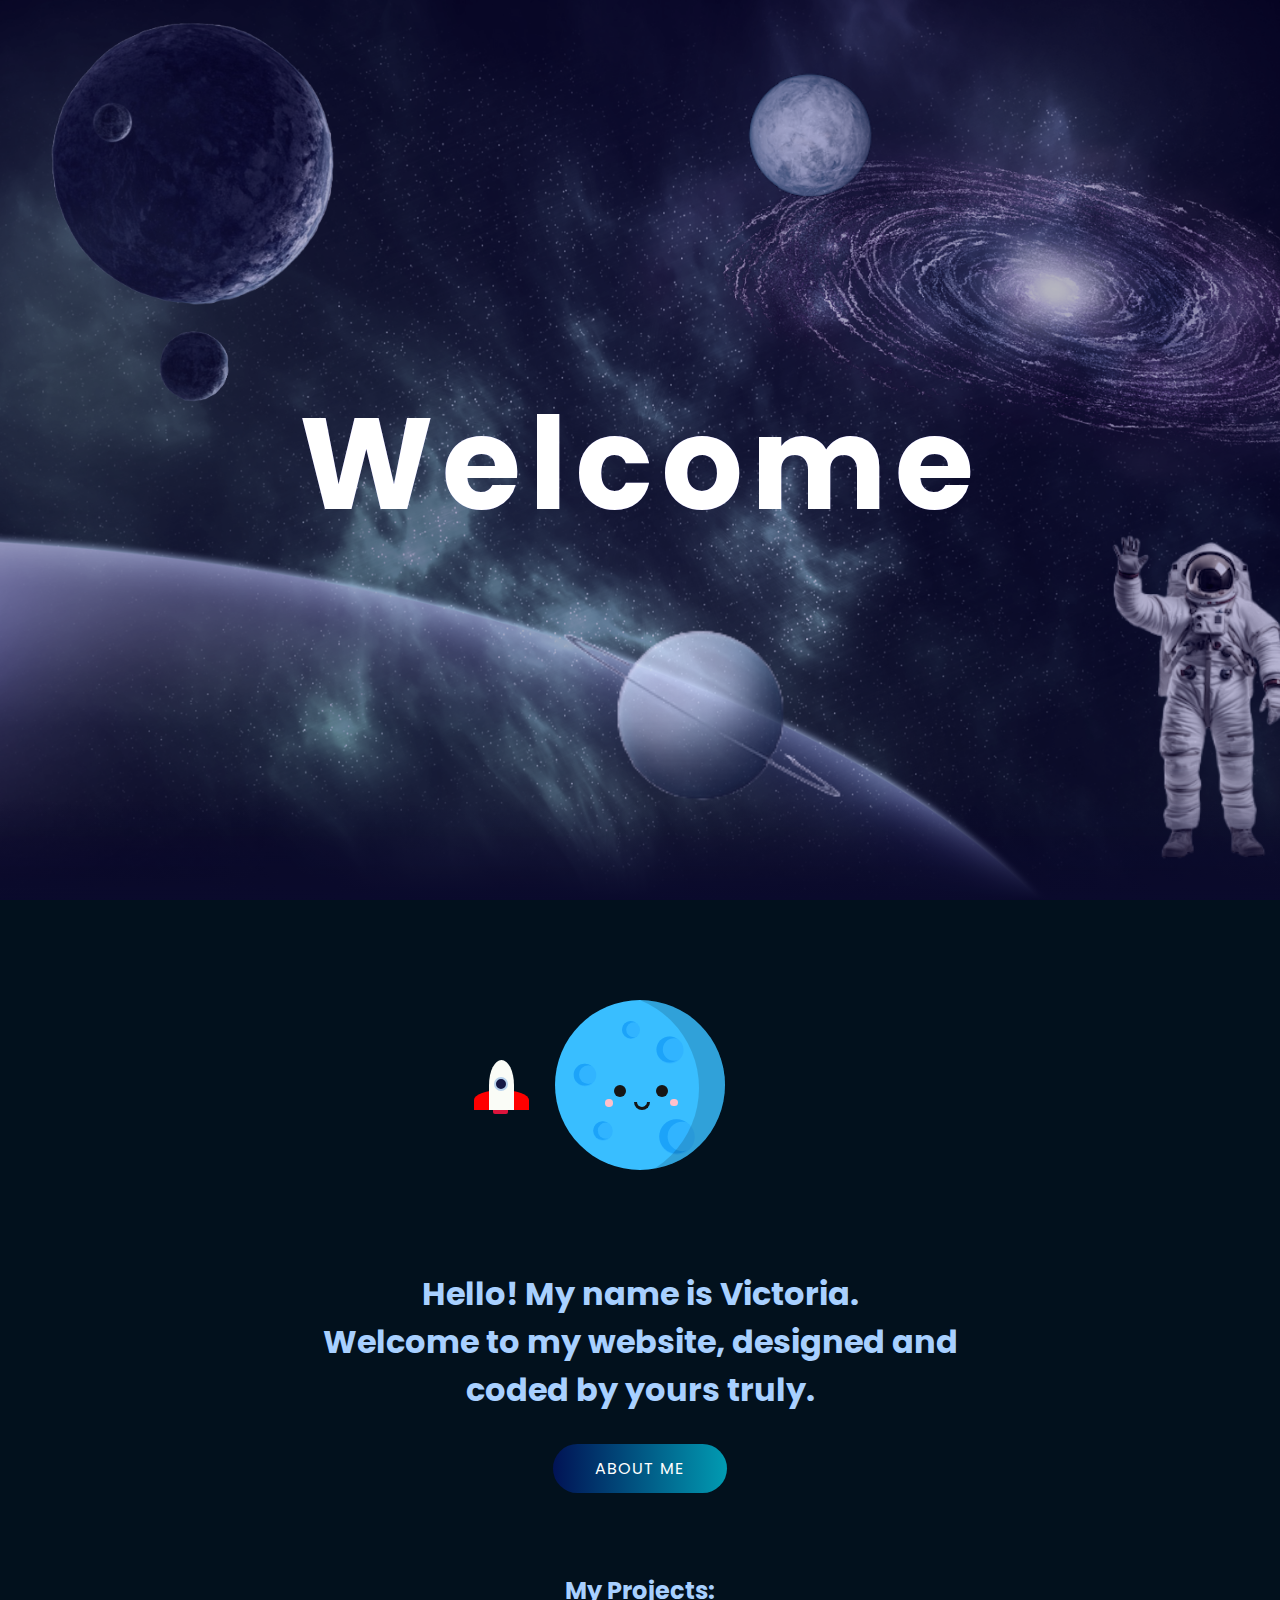
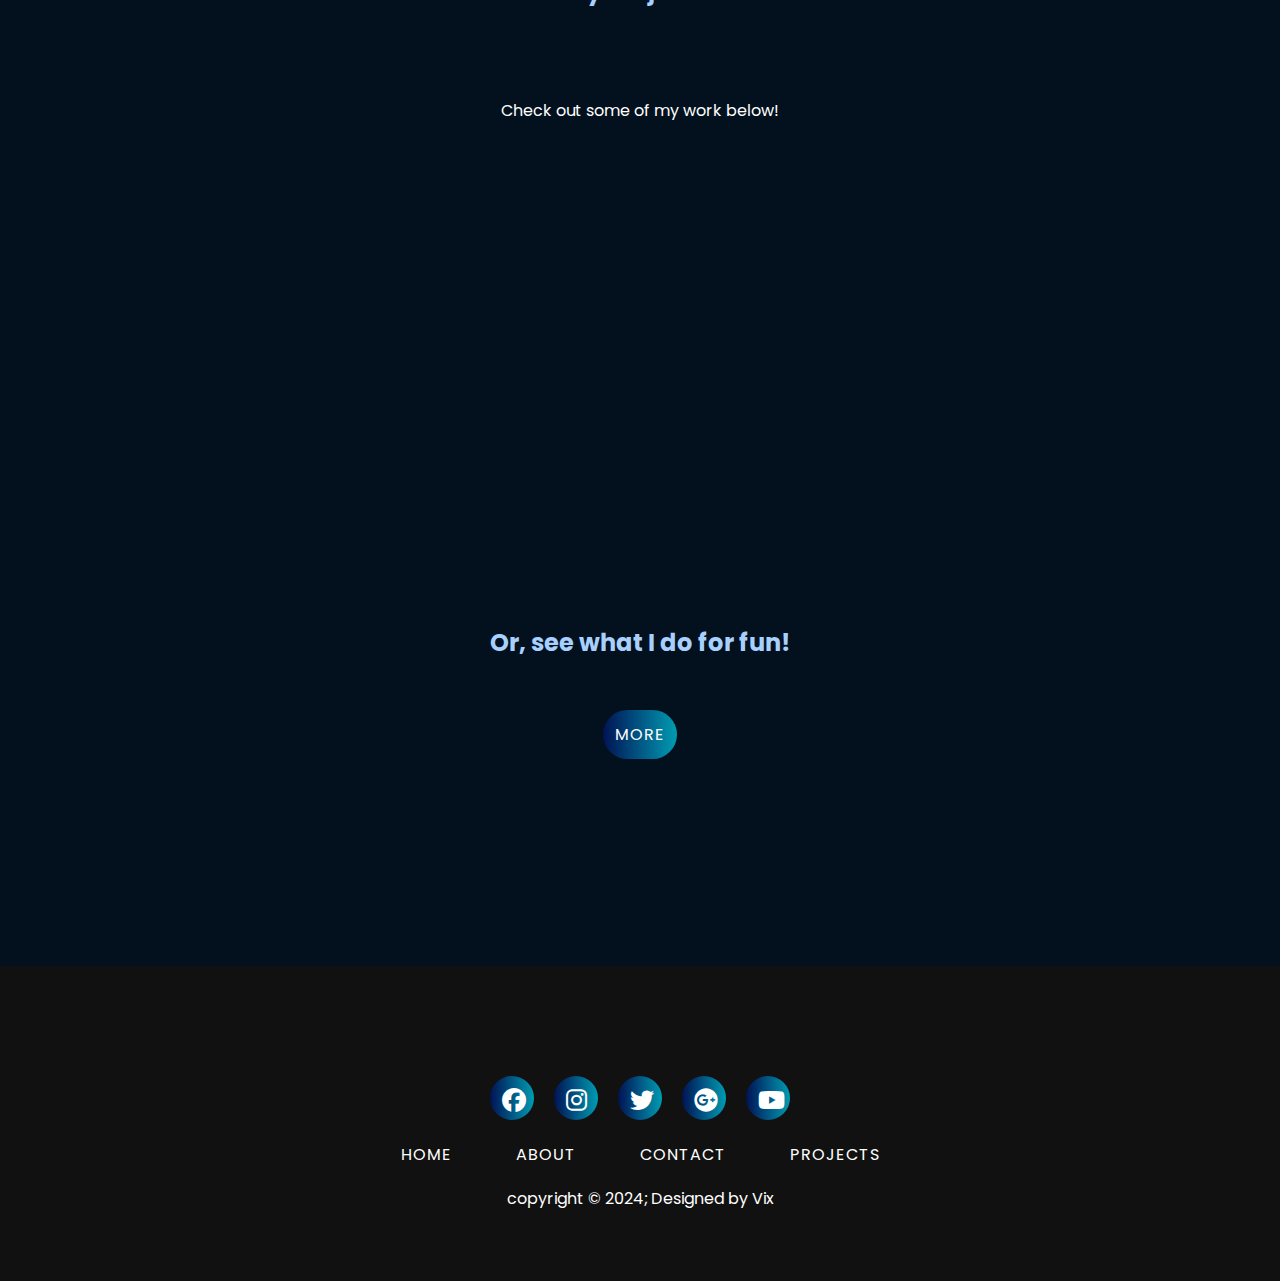
<file: index.html>
<!DOCTYPE html>
<html>
    <head>
        <title> Landing Page   </title>
            <link rel="stylesheet" type="text/css" href="style.css">
            <link rel="stylesheet" href="https://cdnjs.cloudflare.com/ajax/libs/font-awesome/6.5.2/css/all.min.css">
            <!-- <link rel="stylesheet" type="text/css" href="/moon/moon.css"> -->
            <script src="script.js" defer></script>
          </head>
      
      
      
    <body>
        <section class="section1"> 
            <img src="bg.jpg" id="bg">
            <img src="moon.png" id="moon">
            <img src="astronaut.png" alt="road">
            <img src="mountain.png" id="mountain">
            <img src="saturn.png" id="saturn">
            <h2 id="text"> Welcome </h2>
        </section>
        <script type="text/javascript">
            let bg= document.getElementById("bg");
            let mercury= document.getElementById("moon");
            let saturn= document.getElementById("saturn")
            let road= document.getElementById("astronaut");
            let mountain= document.getElementById("mountain");
            let text= document.getElementById("text");
           

            window.addEventListener('scroll', function(){
                var value = window.scrollY;
                bg.style.top = value * 0.5 + 'px';
                mountain.style.left = value * 0.3 + 'px';
                saturn.style.left= value * 0.4 + 'px';
                moon.style.left = -value * 0.3 + 'px';
                astronaut.style.top = -value * 0.3+ 'px';
                text.style.top = -value * 0.15+ 'px';

            })
        
        </script>
    
    
    <div class="cute-container">
        <div class = "cute-moon">

            <div class="crater crater-1"> </div>
            <div class="crater crater-2"> </div>
            <div class="crater crater-3"> </div>
            <div class="crater crater-4"> </div>
            <div class="crater crater-5"> </div>
            <div class="shadow"> </div>
            <div class= "eye eye-left"></div>
            <div class="eye eye-right"></div>
            <div class="moon-mouth"></div>
            <div class="blush blush-1"></div>
            <div class="blush blush-2"></div>
        </div>
   
    <div class="orbit">
        <div class="rocket">  
            <div class="window"></div>
        </div>
    </div>
</div>

    
            <div class="intro">
                <h1 class="hello"> Hello! My name is Victoria. <br> Welcome to my website, designed and coded by yours truly. </h1>
                
             
                <body>
                    
                    <a href="about.html" class="ripple-button">About Me
                    <span style ="left: 79px; top: 40px;"></span>
                    <span style ="left: 128px; top: 37px"></span>
                    <span style ="left: 122px; top: 36px;" ></span> 

                    </a>

           
                <script type ="text/javascript" >


                document.addEventListener('DOMContentLoaded', () => {
    const buttons = document.querySelectorAll('.ripple-button');

    buttons.forEach(button => {
        button.addEventListener('click', function (e) {
            // Remove existing ripples to prevent multiple from stacking
            e.preventDefault();
            const existingRipples = this.querySelectorAll('span');
            existingRipples.forEach(ripple => ripple.remove());

            const rect = this.getBoundingClientRect();
            const x = e.clientX - rect.left;
            const y = e.clientY - rect.top;

            const ripple = document.createElement('span');
            ripple.style.left = `${x}px`;
            ripple.style.top = `${y}px`;
            this.appendChild(ripple);

            ripple.addEventListener('animationend', () => {
                ripple.remove();
                window.location.href = this.href;
            });
        });
    });
});

             </script>
            </div>
           </body>
         
    
            <div class="heading">
                
                 <h2 > My Projects: </h2>
                  <div class="paragraph">
                    <p> Check out some of my work below! </p>
                </div>
            </div>
       </section>

    
        <div class="cards">
        <div class="card">
            <img src="cover1.png" alt="project 1 image" >
                <div class="content">
                    <h3>Project 1</h3>
                    <p>College Safety App</p>
                  
                
                    <div> <a href="Project-1.html" class="learn-more"> Learn More</a>
                    </div>
                
            </div>
        </div> 
        <div class="card">
            <img src="cover2.png" alt="project 2 image" >
    
                <div class="content">
                    <h3>Project 2</h3>
                    <p>Prudential Internship 2024 </p>
             
             
                  
                
                    <div> <a href="Project-2.html" class="learn-more"> Learn 
       More</a>
                    </div>
                
            </div>
        </div> 
        <div class="card">
            <img src="cover3.png" alt="project 1 image" >
                <div class="content">
                    <h3>Project 3</h3>
                    <p>Health Tracker App- Internship 2023</p>
                 
                 
                  
                
                    <div> <a href="Project-3.html" class="learn-more"> Learn 
       More</a>
                    </div>
                
            </div>
        </div> 
          </div>

        
       
              <!-- <div class="cute-container"> -->
                  <!-- <div class = "cute-moon"> -->
<!--            -->
                      <!-- <div class="crater crater-1"> </div> -->
                      <!-- <div class="crater crater-2"> </div> -->
                      <!-- <div class="crater crater-3"> </div> -->
                      <!-- <div class="crater crater-4"> </div> -->
                      <!-- <div class="crater crater-5"> </div> -->
                      <!-- <div class="shadow"> </div> -->
                      <!-- <div class= "eye eye-left"></div> -->
                      <!-- <div class="eye eye-right"></div> -->
                      <!-- <div class="moon-mouth"></div> -->
                      <!-- <div class="blush blush-1"></div> -->
                      <!-- <div class="blush blush-2"></div> -->
                  <!-- </div> -->
<!--               -->
              <!-- <div class="orbit"> -->
                  <!-- <div class="rocket">   -->
                      <!-- <div class="window"></div> -->
                  <!-- </div> -->
              <!-- </div> -->
          <!-- </div> -->
<!--           -->
        <div class="fun">
          <h2>Or, see what I do for fun!</h2>
        
        </div>
        
        <div class="fun-button">
        <a href="fun.html"> More </a>
        </div>
        


          <footer>
            <div class="footer-content">
             <div class="social-icons">
                 <a href=""><i class="fa-brands fa-facebook"> </i></a>
                 <a href=""><i class="fa-brands fa-instagram"> </i></a>
                 <a href=""><i class="fa-brands fa-twitter"> </i></a>
                 <a href=""><i class="fa-brands fa-google-plus"> </i></a>
                 <a href=""><i class="fa-brands fa-youtube"> </i></a>
            </div>
            <div class="footer-navigation">
           <ul>
             <li><a href="index.html">Home</a></li>
             <li><a href="about.html">About</a></li>
             <li><a href="contact.html">Contact</a></li>
             <li><a href="Project-1.html">Projects</a></li>
            </ul>
             </div>
           <div class="footer-bottom">
            copyright &copy; 2024; Designed by <span class="designer" > Vix</span> 
           </div>
        </div>
        </footer>
    
   
        
    </body>


</html>
</file>
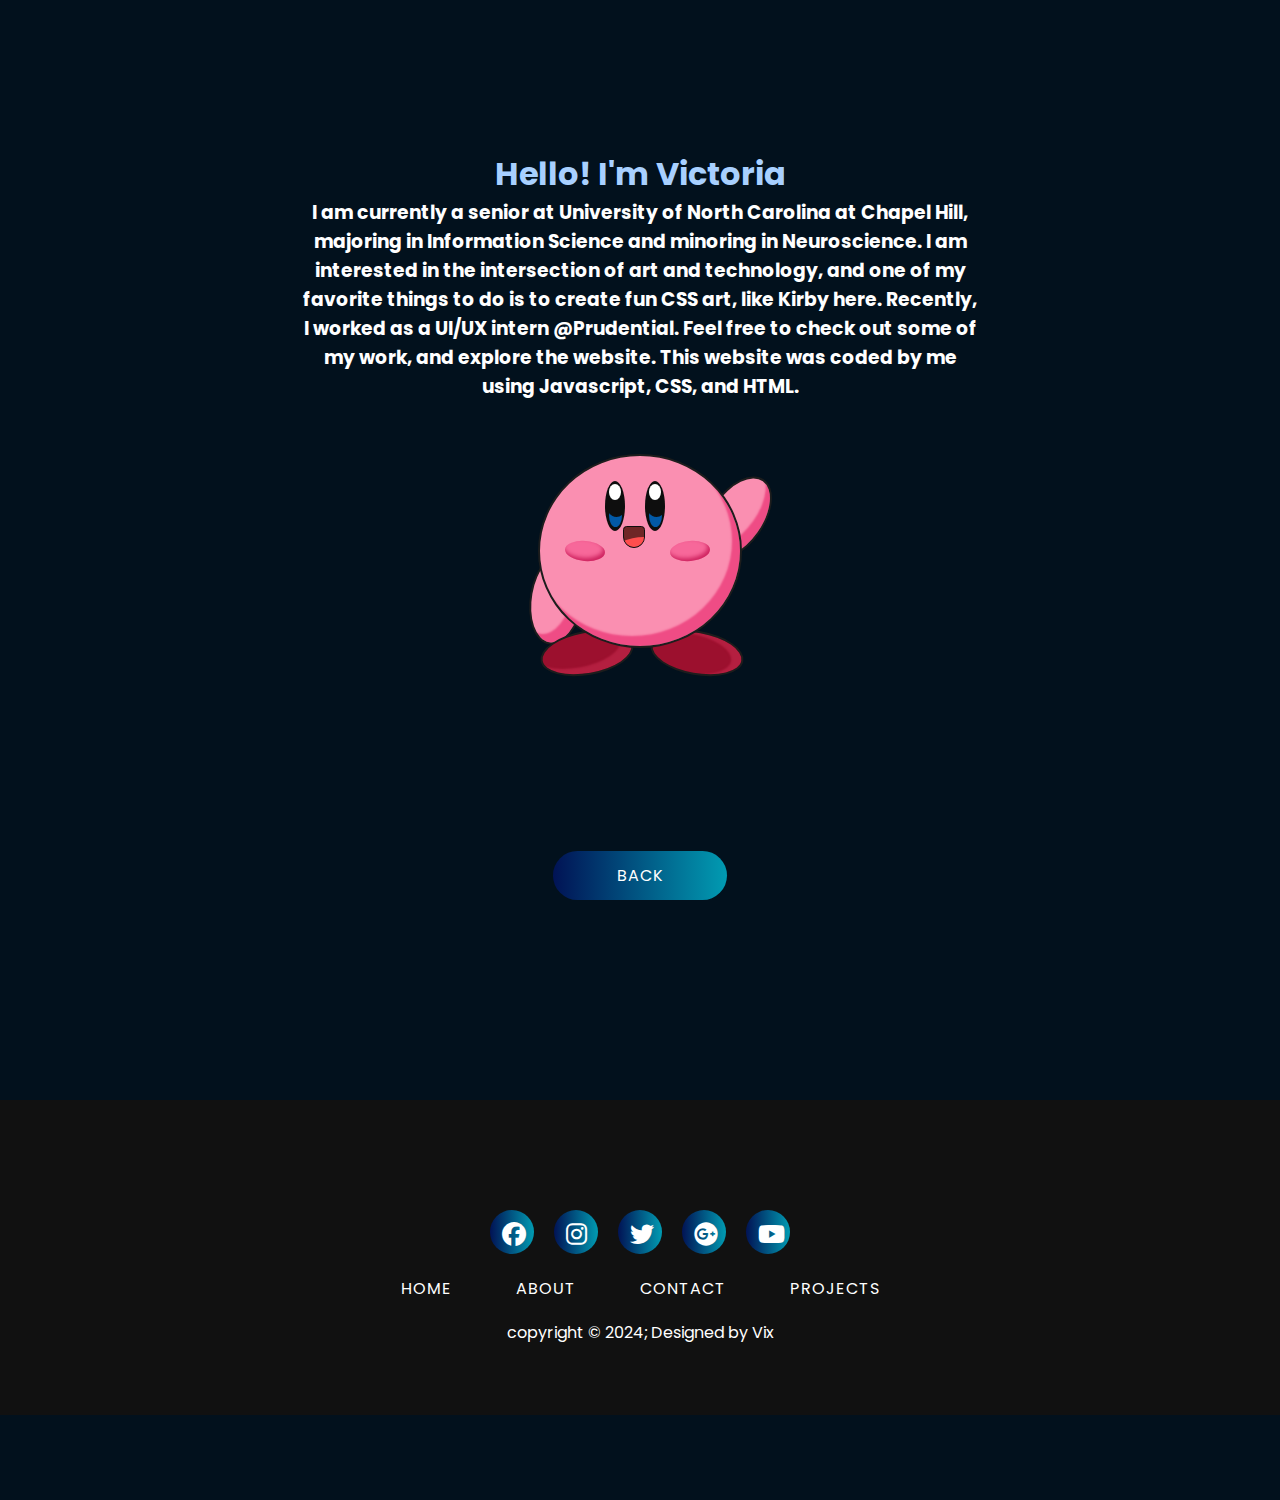
<file: about.html>
<!DOCTYPE html>
<html>
    <head>
        <title>
            About
        </title>

        <link rel="stylesheet" href="style.css">
        <link rel="stylesheet" href="https://cdnjs.cloudflare.com/ajax/libs/font-awesome/6.5.2/css/all.min.css">
        <script src="script.js" defer></script>


    </head>

    <body>

        <div class="about-container">

        <div class="about">
            <h1>
                Hello! I'm Victoria
            </h1>

            <h3 style = "text-align:center" >
                I am currently a senior at University of North Carolina at Chapel Hill, majoring in Information Science and minoring in Neuroscience. I am interested in the intersection of art and technology, and one of my favorite things to do is to create fun CSS art, like Kirby here. Recently, I worked as a UI/UX intern @Prudential. Feel free to check out some of my work, and explore the website. This website was coded by me using Javascript, CSS, and HTML. 
            </h3>
        </div>
    


 

        <!-- Kirby  -->
        <div class="box flex-1">
       <div class="kirby">
         <div class="hands">
            <div class="hand-1"></div>
            <div class="hand-2"></div>
        </div>
        <div class="feet" >
            <div class="foot-1"></div>
            <div class="foot-2"></div>
        </div>
        <div class="head">
            <div class="face">
                <div class="cheeks">
                    <div class="cheek-1"> </div>
                    <div class="cheek-2"></div>
                </div>
                <div class="mouth">
                    <div class="tongue"></div>
                </div>
                <div class="eyes">
                    <div class="eye-1">
                        <div class="pupil"> </div>
                        <div class="pupil-blue"></div>
                    </div>
                    <div class="eye-2">
                        <div class="pupil"></div>
                        <div class="pupil-blue"></div>            
                    </div>
                 </div>

                </div>
            </div>
        </div>
    </div>
   
                    
     <a href="index.html" class="ripple-button">Back </a>


     <footer>
        <div class="footer-content">
         <div class="social-icons">
             <a href=""><i class="fa-brands fa-facebook"> </i></a>
             <a href=""><i class="fa-brands fa-instagram"> </i></a>
             <a href=""><i class="fa-brands fa-twitter"> </i></a>
             <a href=""><i class="fa-brands fa-google-plus"> </i></a>
             <a href=""><i class="fa-brands fa-youtube"> </i></a>
        </div>
        <div class="footer-navigation">
       <ul>
         <li><a href="index.html">Home</a></li>
         <li><a href="about.html">About</a></li>
         <li><a href="contact.html">Contact</a></li>
         <li><a href="Project-1.html">Projects</a></li>
        </ul>
         </div>
       <div class="footer-bottom">
        copyright &copy; 2024; Designed by <span class="designer" > Vix</span> 
       </div>
    </div>
    </footer>
</div>
</body>

</html>
</file>
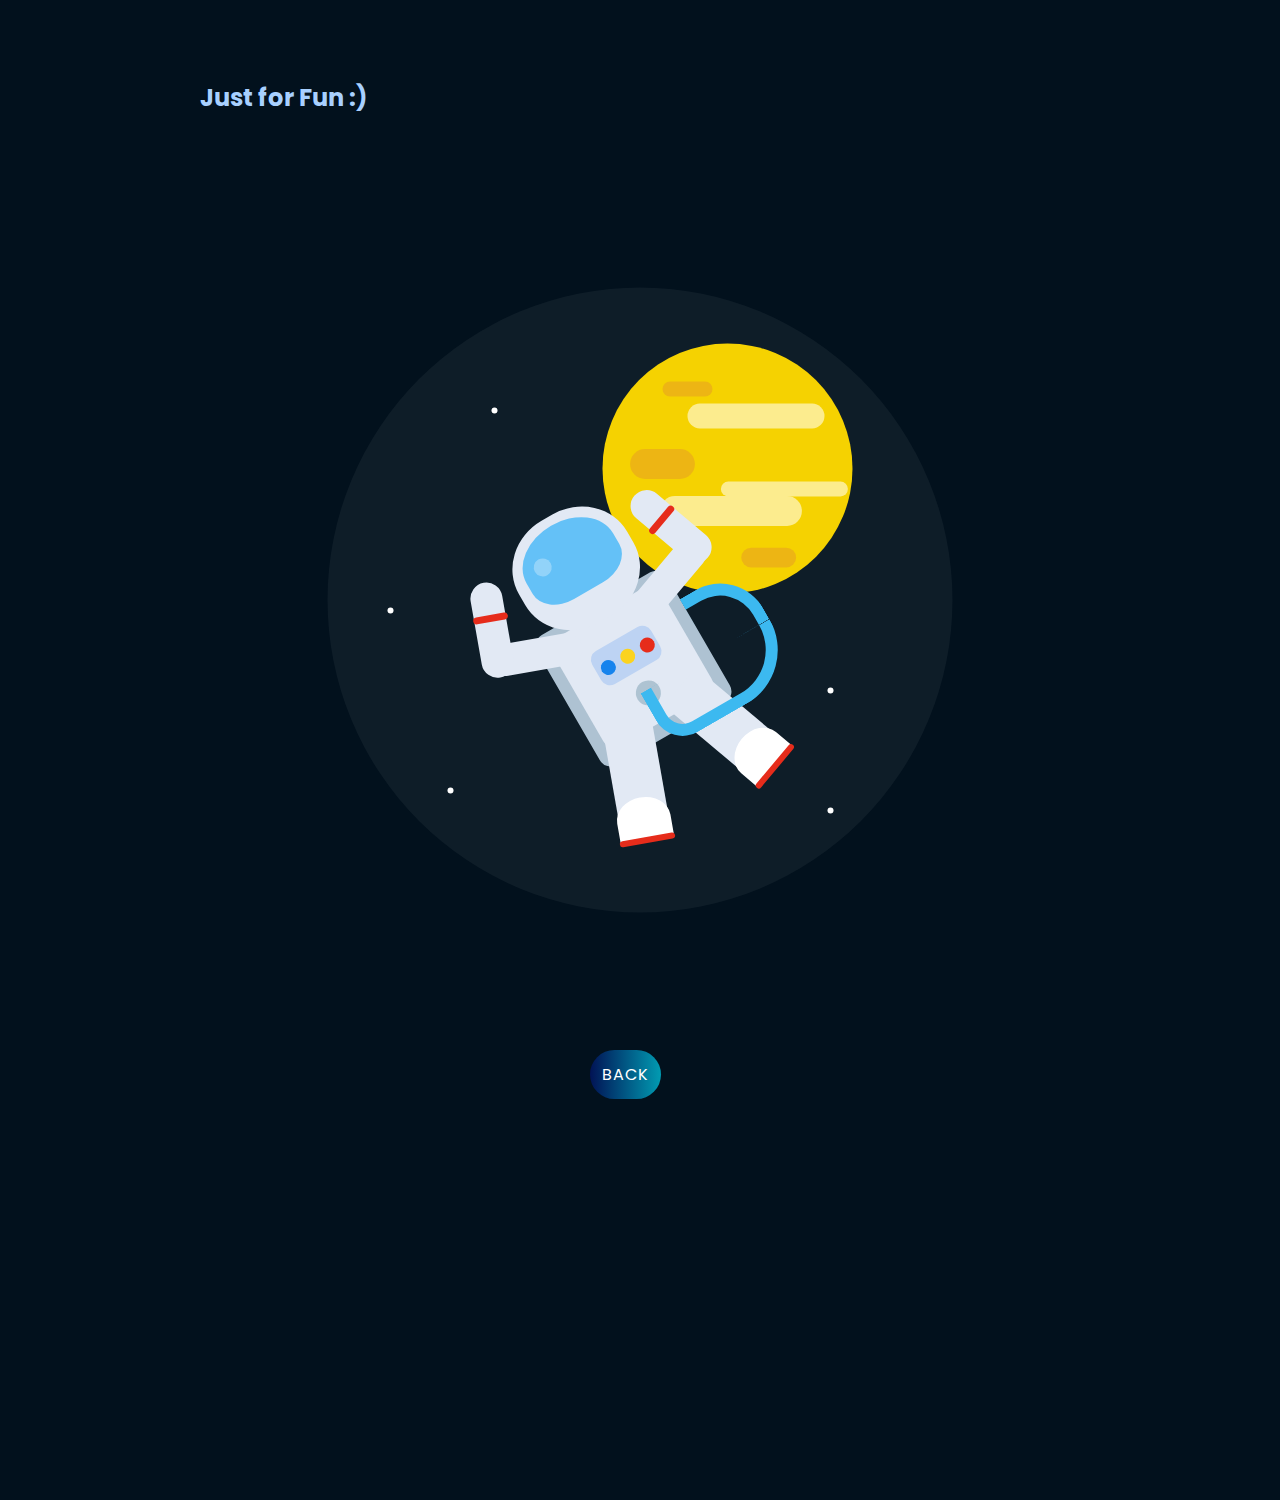
<file: fun.html>
<!DOCTYPE html>
<html lang="en">
<head>
    <meta charset="UTF-8">
    <meta http-equiv="X-UA-Compatible" content="IE=edge">
    <meta name="viewport" content="width=device-width, initial-scale=1.0">
    <title>For fun</title>
    <link rel="stylesheet" href="style.css">
</head>
<body>
    <div class="fun-title">
    <h2>Just for Fun :)</h2>
</div>
    <div class="astro-container">
        <div class="astro-stars"></div>
        <div class="planet">
            <div class="astro-shadow"></div>
            <div class="astro">
                <div class="tank center"></div>
                <div class="suit center">
                    <div class="helmet center"></div>
                    <div class="buttons center"></div>
                    <div class="astro-hand-l"></div>
                    <div class="astro-hand-r"></div>
                    <div class="astro-leg-l"></div>
                    <div class="astro-leg-r"></div>
                    <div class="pipe"></div>
                </div>
                
            </div>
        </div>
    </div>


    <div class="back">
        <a href="index.html"> back</a>
    </div>
</body>
</html>
</file>
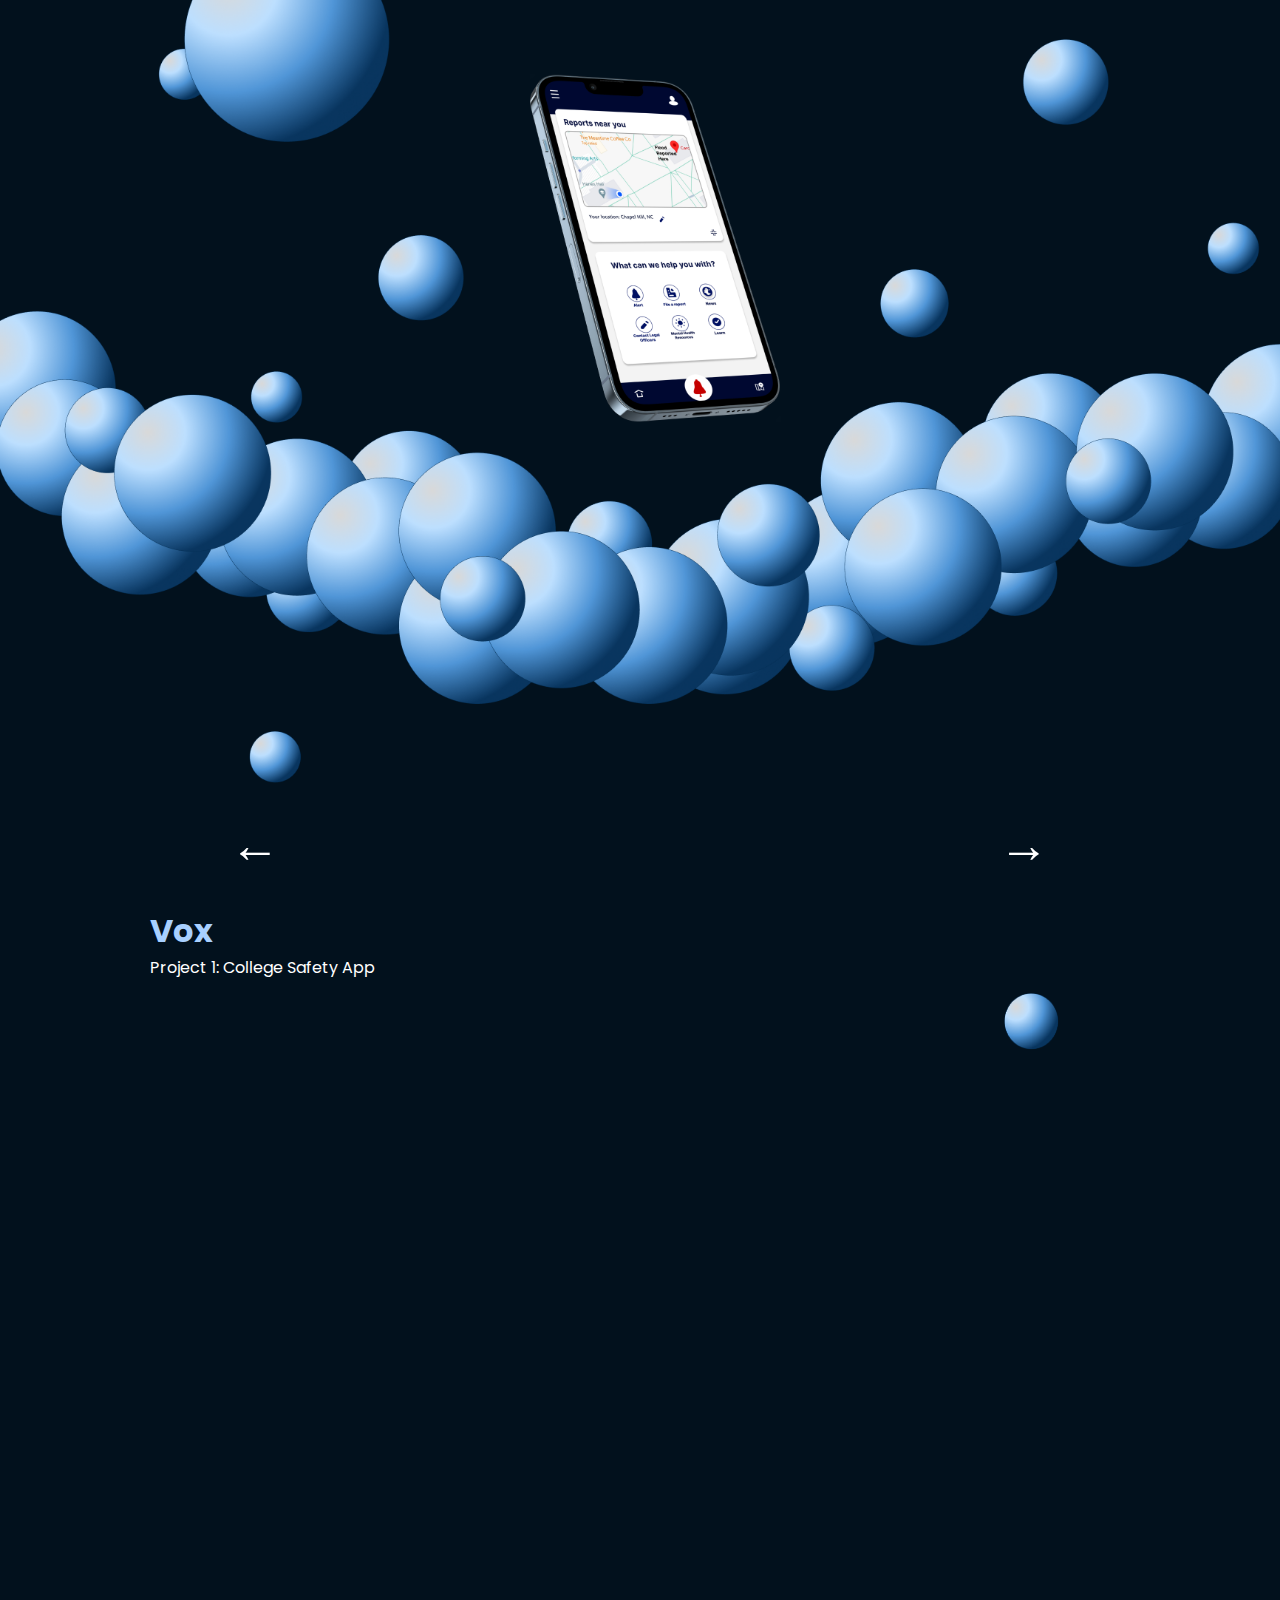
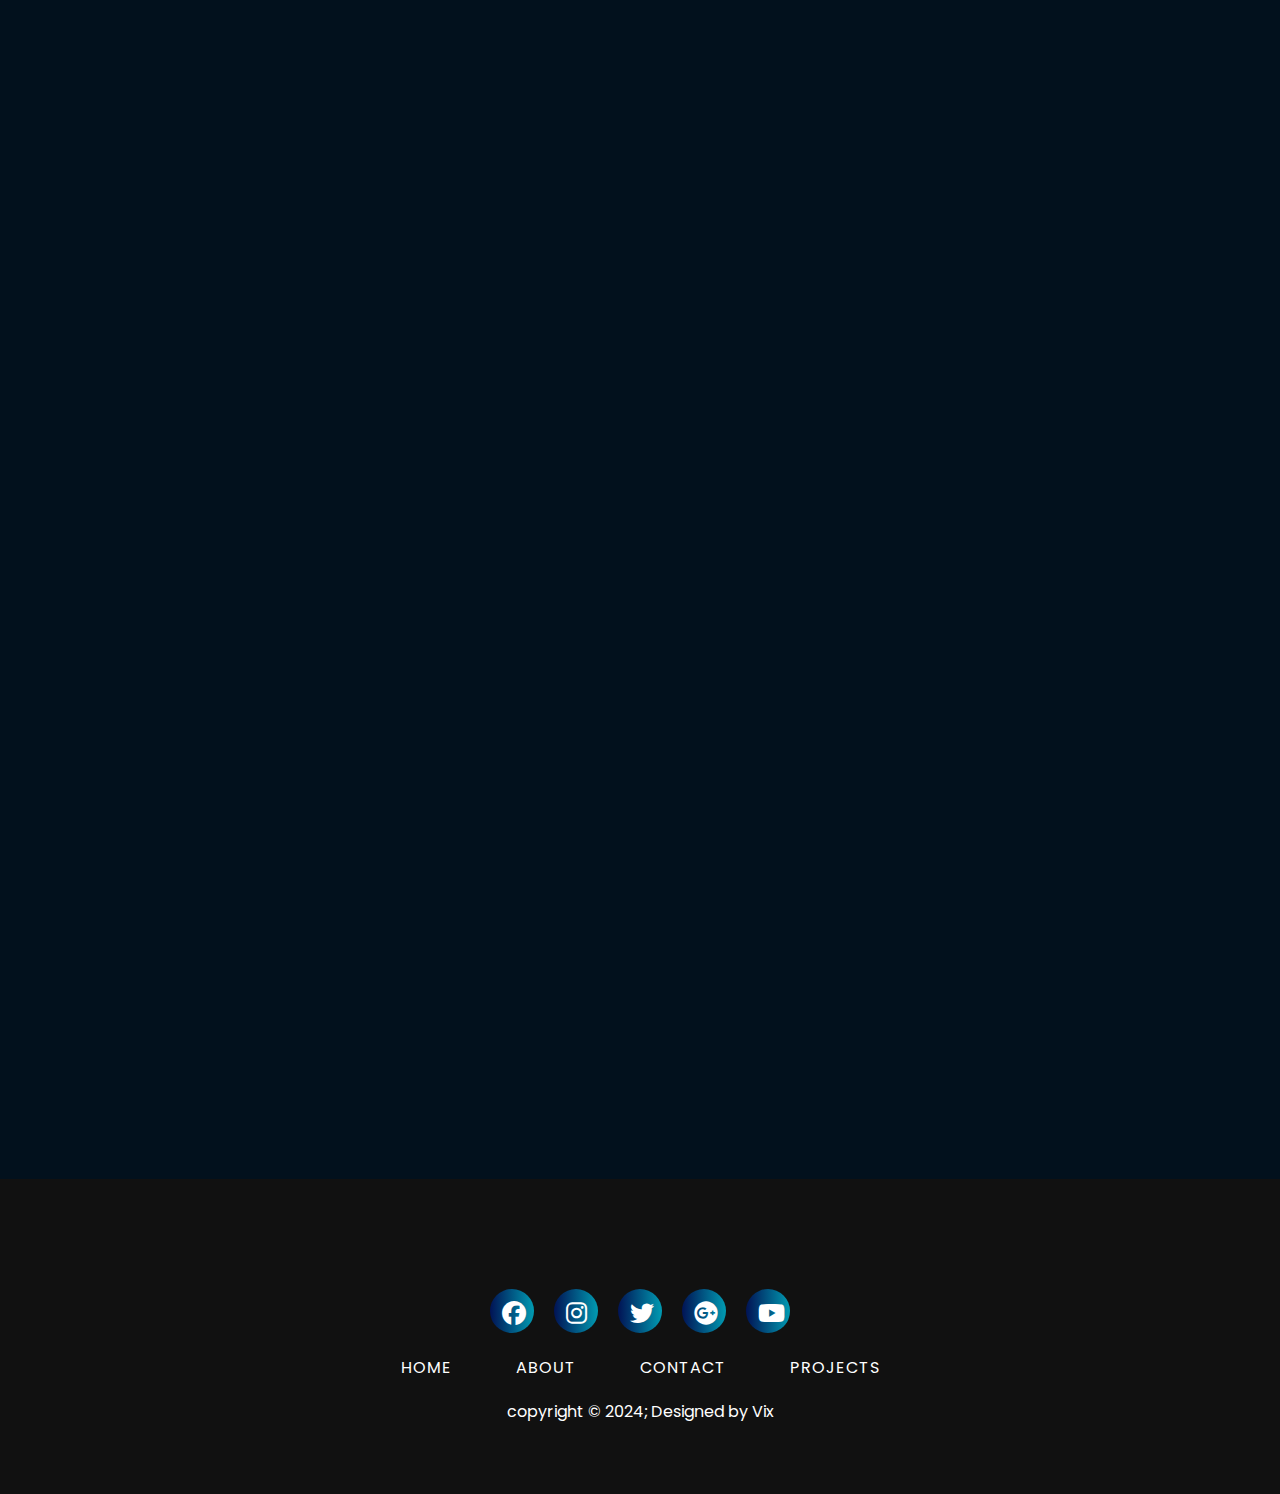
<file: Project-1.html>
<!DOCTYPE html>
<html>

<head>
    <title> Project-1 </title>
    <link rel="stylesheet" href="style.css">
    <link rel="stylesheet" href="https://cdnjs.cloudflare.com/ajax/libs/font-awesome/6.5.2/css/all.min.css">
    <script src="script.js" defer></script>
</head>

<body>
    <div class="proj1-image">
        <img src="proj1.png" alt="" class="proj1-img">

    </div>
  
    <div class="back-next">
    <a href="index.html" class="back-arrow" style='font-size:50px;' > 
        &#8592 </a>
    <a href="Project-2.html" class="next-arrow" style='font-size:50px;'> 
        &#8594 </a>

    </div>
    <header> 
        <h1>
            Vox
        </h1>
        <p>
            Project 1: College Safety App 
        </p>

        <img src="ball.png" alt="" class="ball">
    </header>


    <section class="proj1">

            
        <h2 class="overview"> Overview </h2>
            <p>
                Project Type: End-to-end app  <br>
                Role: Solo UI/UX Designer <br>
                Industry: Safety<br>
                Tools: Figma, Figjam, Zoom, Miro<br>
                Duration: 5 weeks<br>

            </p>

            <h2 class="introduction"> Introduction</h2>
                
                <p> The main idea of the app is to foster a safer and more informed campus community. I decided to create this application after realizing that many college campuses struggle to ensure the safety of their students. The current systems for communicating and responding to safety issues are  unorganized, resulting in delays in emergency responses, a lack of awareness, and a feeling of insecurity among students. When there was a report of an armed individual on my campus, the school sent out an alert to all students. However, this alert had some flaws: not all students received it, and it didn't provide clear information about where the incident was happening. Also, a lot of professors and staff were unaware of what course of action to take, and what resources the school offered for a situation like this. This sparked the question in me: how can we make an alert software that is timely, accurate, and effectively addresses the safety concerns faced by students to help them feel more secure? More specifically, the issue at hand was that we need a comprehensive safety infrastructure that not only encompasses an effective alert software but also informs students about resources that the school has. 
                
                </p>
          
            
            <h2 class="problem-statement">  Problem Statement </h2>

             <p>
               The issuewas that we didn't have a comprehensive safety infrastructure that not only encompasses an effective alert software but also informs students about resources that the school has. Upon interviewing a sample of 100 UNC and Duke students, I observed that almost no college students have installed a safety app that allows them to alert or be alerted of dangerous events on campus. Even after the events that transpired on UNC campus, many students felt unsure of how they would report, prepare, and inact change should their lives ever be in danger. 
            </p>

           

             <img src="participants.png" alt="" class="participants">
          
           

    <h2 class="competition"> Competition Analysis </h2>

        <p>
        There currently do not exist many college specific apps for safety that unless they operate specifically with one particular university. Many public and private universities have what some refer to as blue boxes, which are tower like structures built sporadically around campus with a lit - up button that students can press if they feel unsafe. The button triggers a campus van to come and pick up the student at the location that they triggered the alert. While I think this policy is efficient for students who feel unsafe while walking home at night, it does not pose much use for students who don't know they exist (which is a lot apparently), are indoors, or cannot wait 20 minutes for a campus van.  
        
         </p>


    <h2>Research</h2>

    <p>Before touching the visual elements of design, I started off with white paper research. I found a study conducted in 2011 following a series of college crimes. In this study, over 600 staff and students were interviewed and shared their thoughts on campus safety. The analysis from the study indicated around 2/3 of participants rated the overall safety of the campus to be satisfactory, yet over two thirds of participants said they had no knowledge of security mirrors, inside and outside security cameras, and locks on classroom doors. So naturaly I began to wonder- are there any safety measures on my campus that I don't know about, and if so, how can I educate my peers about it? </p> 

        <br>
<p>
    I researched all of UNC's safety measures, and then I surveyed 24 UNC undergraduate students from various majors as well as around 11 staff. I broke the study down into three sections: the first section focused on beliefs about safety on campus. This section contained 6 items, requiring a response on a 1 to 5 point Likert scale where 1= strongly disagree to 5= strongly agree. An example of an item was "I feel safe in the classroom or laboratory." The second and third sections focused on attitudes about safety on campus and victimization on campus, respectively. Below is a visualization of the demographics of the those who participated in this study.  
</p>
    <img src="data.png" alt="" class="data">



    <br>
        <p>
     My results were as follows: Over two thirds of students disagreed or strongly disagreed with the statement “i feel safe in the classroom”, and almost 80% of students expressed dissatisfaction with the campus notification system for alerts.  Over half of all participants reported not knowing or being unaware of locks on the classroom doors and the existence of phone trees, blue light boxes, and only one person knew of and installed UNC's Carolina ready safety app. The one participant who had the app installed stated that they "have it, but have never used it." My university already has several safety resources in place, but it doesn't do much good if not many people use them or even know they exist.

        
        </p>

        <p>( Independent t-tests were computed to compare mean responses on each of these questions for students and faculty/staff. The results indicated that there were significant differences between the means for some items. For example {t (542) = 2.91,p &lt 0.O5), faculty/staff felt the new campus notification system was significantly more satisfactory (M = 2.91) than students (M = 2.79) )
        </p>


    <h2>Research 2.0</h2>

    <p> Now it was time to decide what features I wanted to include in the app, features that students would actually use. I asked my trusty participants what features they thought were absolutley neccessaary, and which ones they would just like to see. A majority of participants wished to have an alert system, as well as a map of nearby incidents. I also wanted to include mental health resoruces as part of the app, since many UNC students were left with lingering feelings of anxiety.
    </p>

    <h2>Lo Fi Designs</h2>

    <p> When first approaching the design aspect, I experimented with different directions for the app interface. I considered color psychology as people tend to have strong associations with different colors and so I wanted each action service of the app to be differentiated in this way, with the most dire emergencies being associated with red, the color of alertness. Additionally, for the actual app interface. I looked at my competitors to see how they formatted their UI, how they structured their interface for the home screen, and considering all this, I made my first designs. 
    </p>

    <div class="lofi-img">
        <img src="lofi-img.png" alt="" class="lofi-img.png">
    </div>



    <h2> First Iteration</h2>

    <p></p>

    <img src="first-iteration.png" alt="" class="first-iteration" >

    <h2> Final Designs</h2>


    <p>After testing my second iterations, I made the following changes: Added  </p>

    <img src="final-designs.png" alt="" class="final-designs">
    <img src="final-designs2.png" alt="" class="final-designs">
    <img src="final-designs3.png" alt="" class="final-designs">
    <img src="final-designs4.png" alt="" class="final-designs">
    <img src="final-designs5.png" alt="" class="final-designs">
    <img src="final-designs6.png" alt="" class="final-designs">
    <img src="final-designs7.png" alt="" class="final-designs">



    <h2 class="final-takeaways">Final Takeaways</h2>

    <p>With the proposition of this app I  hoped to provide a sense of security and ease within American  collegiate communities. When a student's safety is one the line, it is of utmost importance that they be alerted as fast as possible, ad have an opportunity to quickly and quickly alert others. I also believe that the apps function to contact state representatives provides students with an easy way to send incident report statistics and ensure that a tragic event doesn't happen again, or at all.  For many, this sense of security and safety isn't inherit, its a privilege, adn a luxury.  Even though I worked very hard on this app, I truly hope one day its purpose wil be moot. </p>

   


    </section>

    <footer>

        <div class="footer-content">

         <div class="social-icons">
             <a href=""><i class="fa-brands fa-facebook"> </i></a>
             <a href=""><i class="fa-brands fa-instagram"> </i></a>
             <a href=""><i class="fa-brands fa-twitter"> </i></a>
             <a href=""><i class="fa-brands fa-google-plus"> </i></a>
             <a href=""><i class="fa-brands fa-youtube"> </i></a>

        </div>

        <div class="footer-navigation">

       <ul>
         <li><a href="index.html">Home</a></li>
         <li><a href="about.html">About</a></li>
         <li><a href="contact.html">Contact</a></li>
         <li><a href="Project-2.html">Projects</a></li>
        </ul>
         </div>

       <div class="footer-bottom">
        copyright &copy; 2024; Designed by <span class="designer" > Vix</span> 
       </div>

    </div>
    </footer>


</body>
</html>
</file>
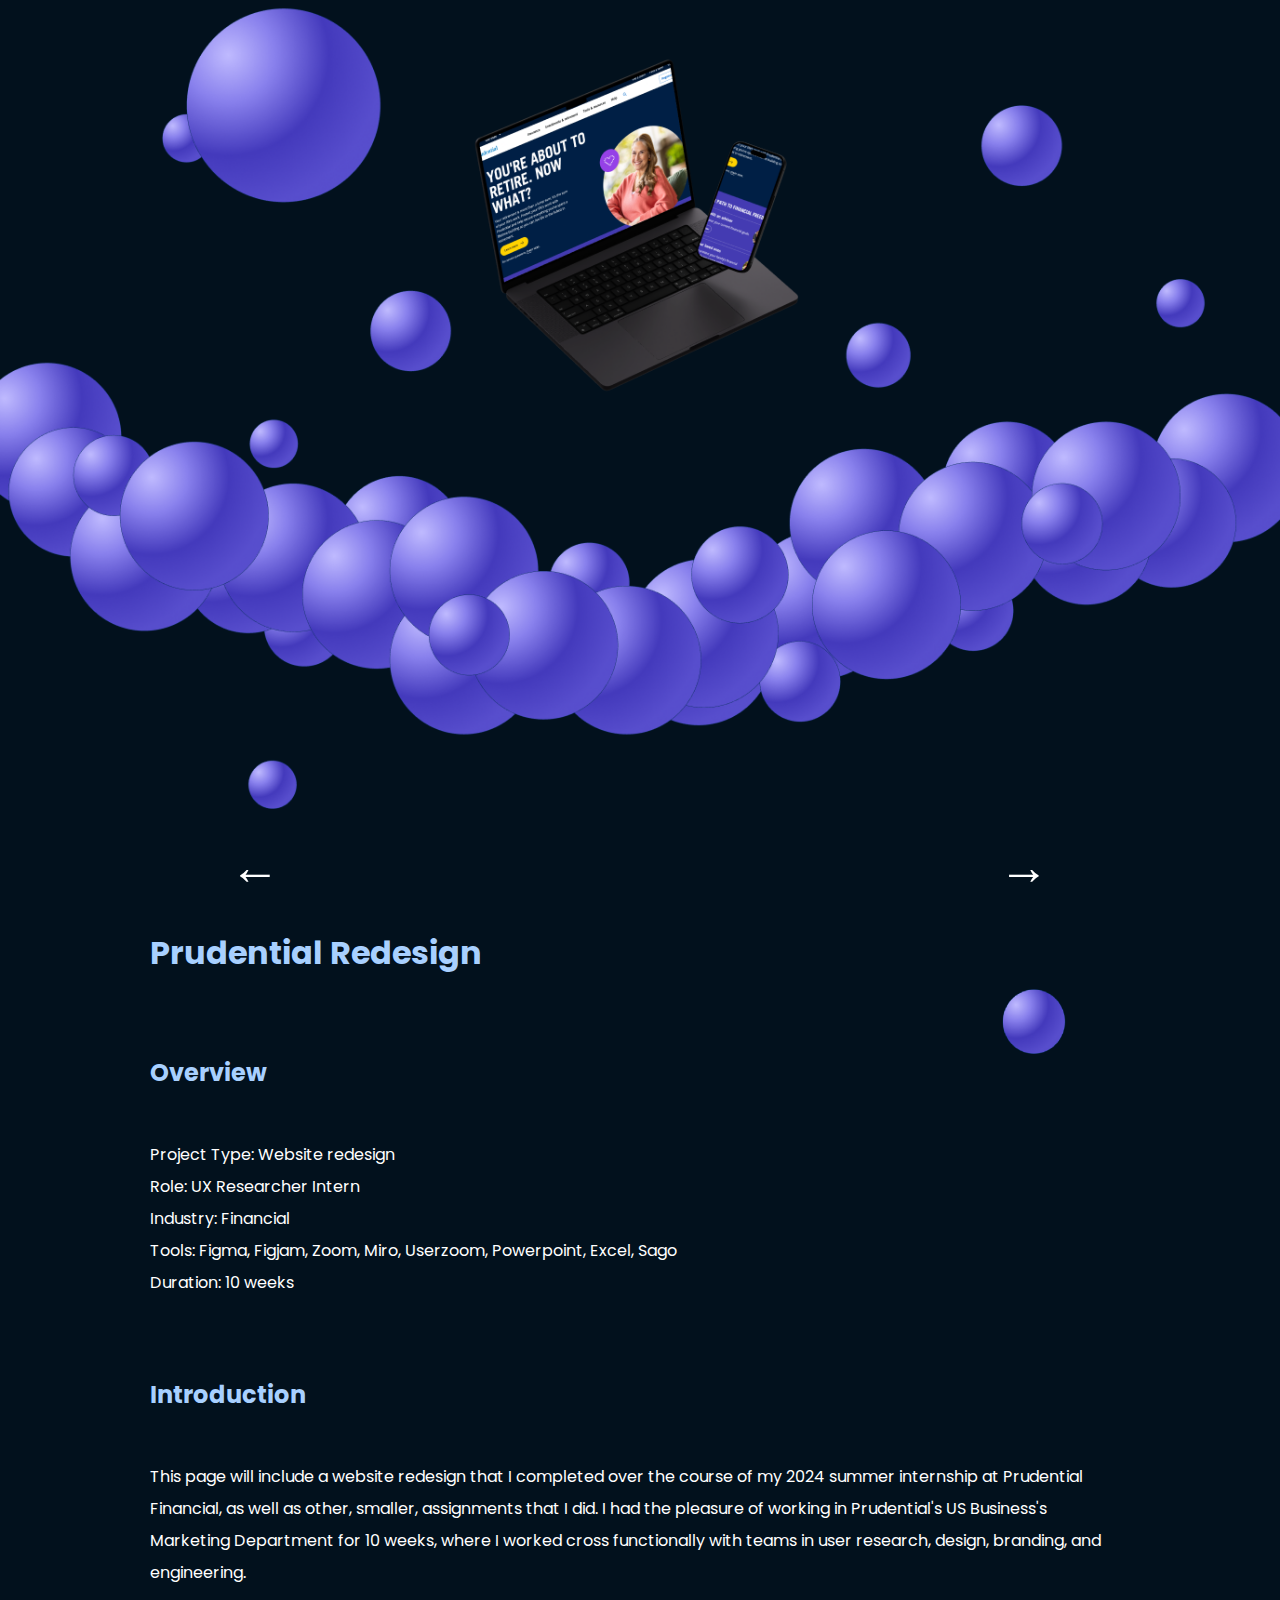
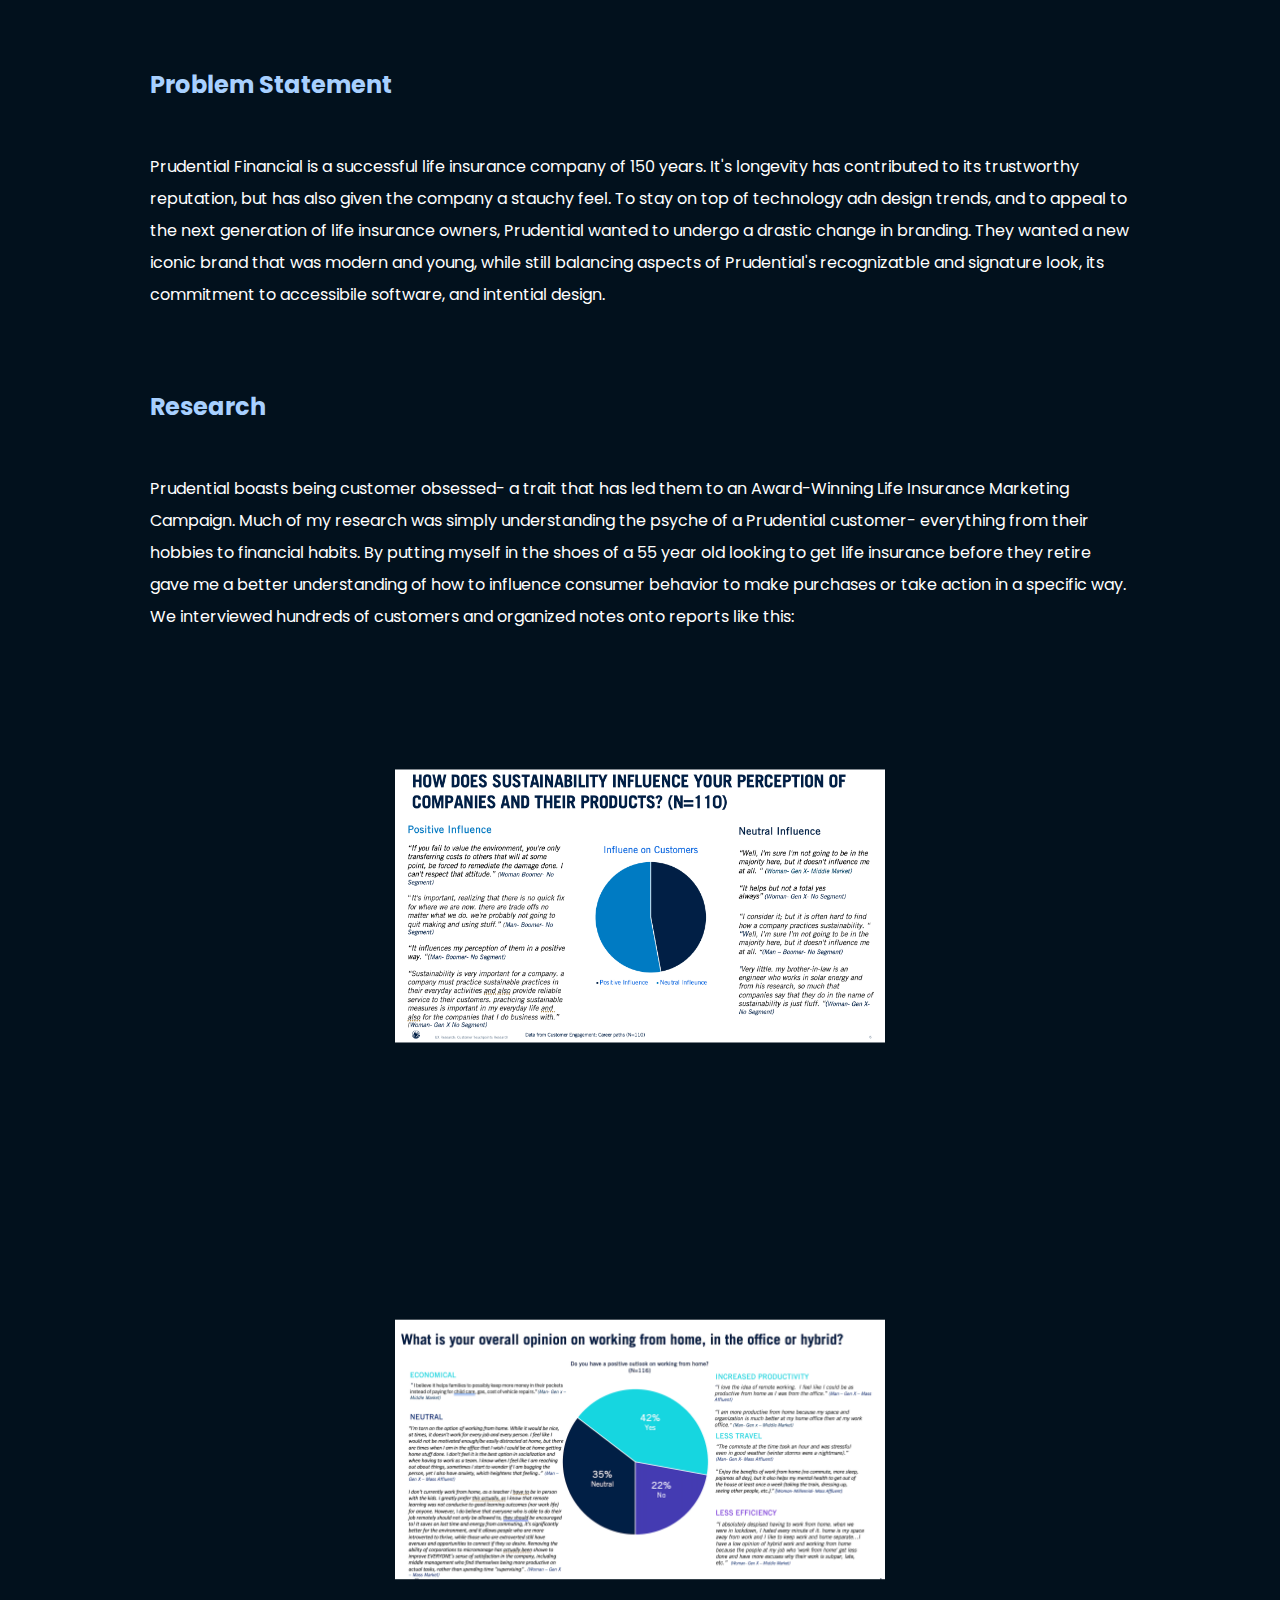
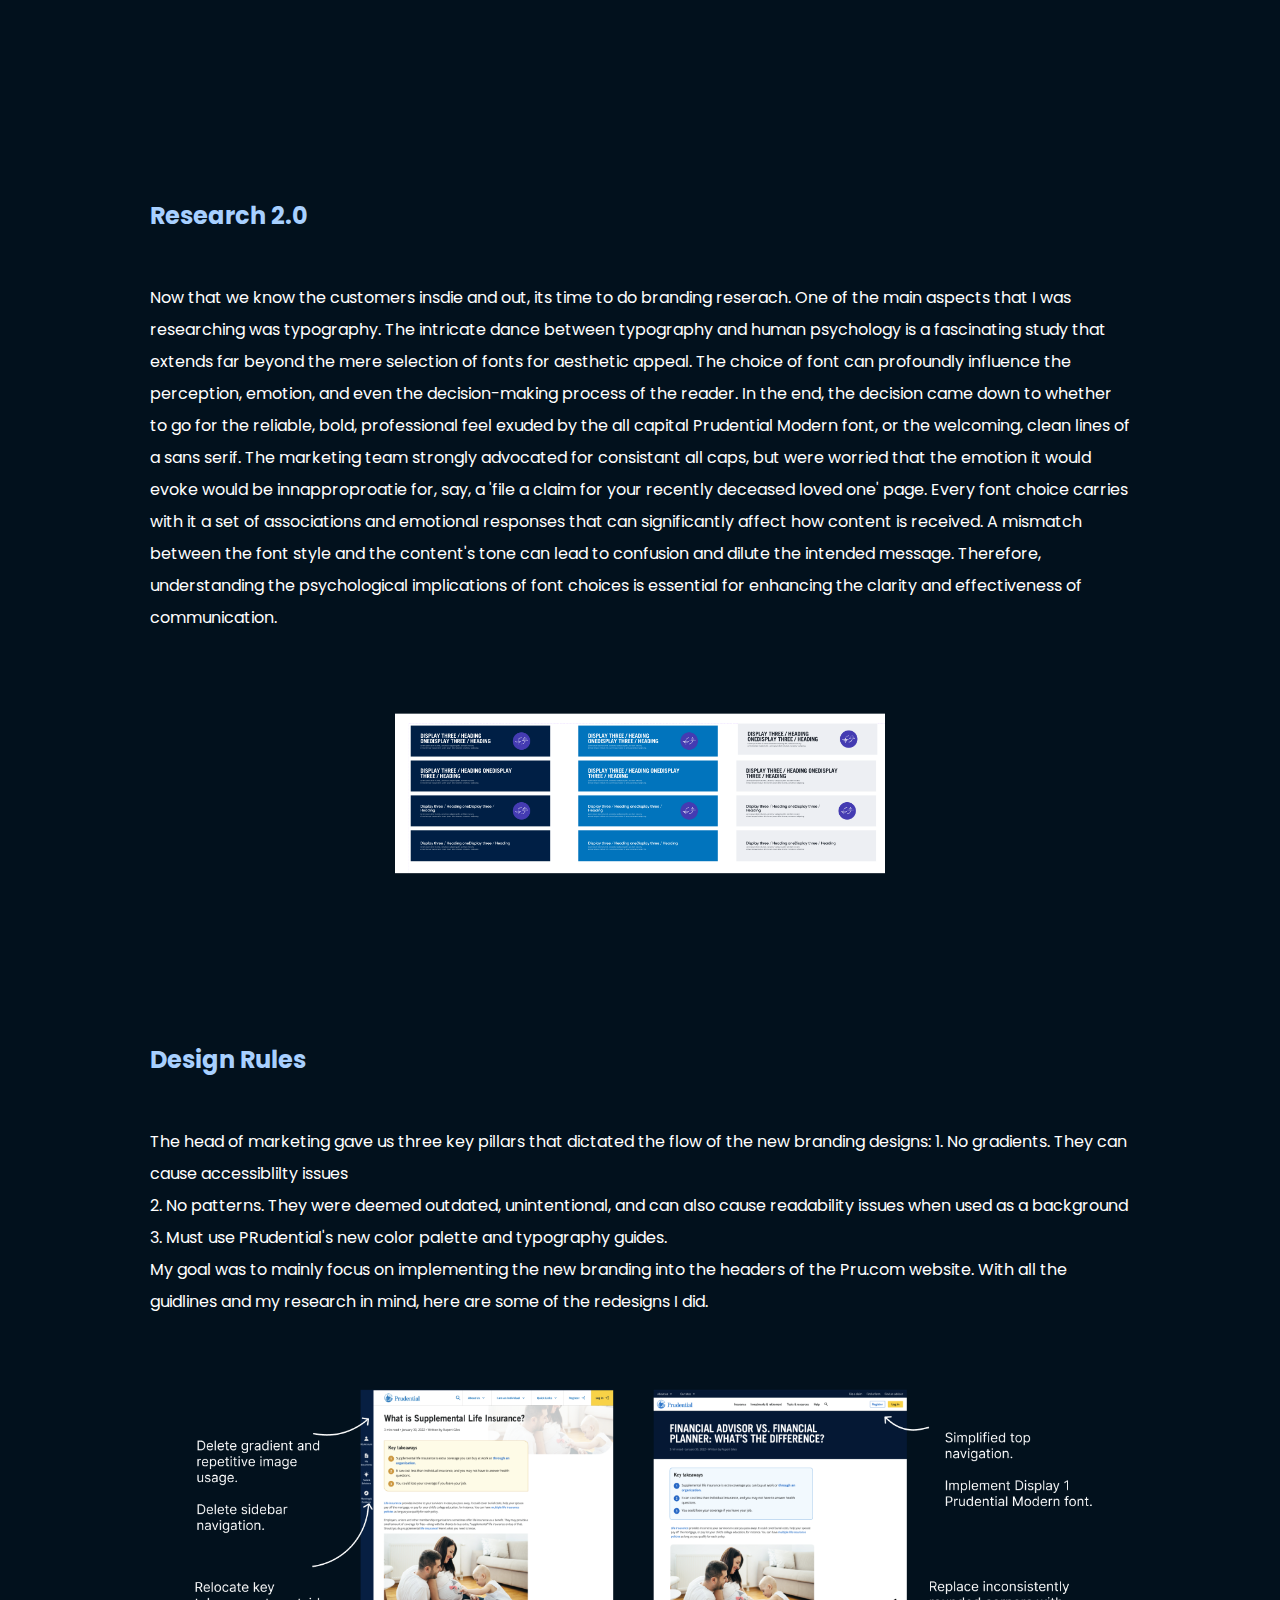
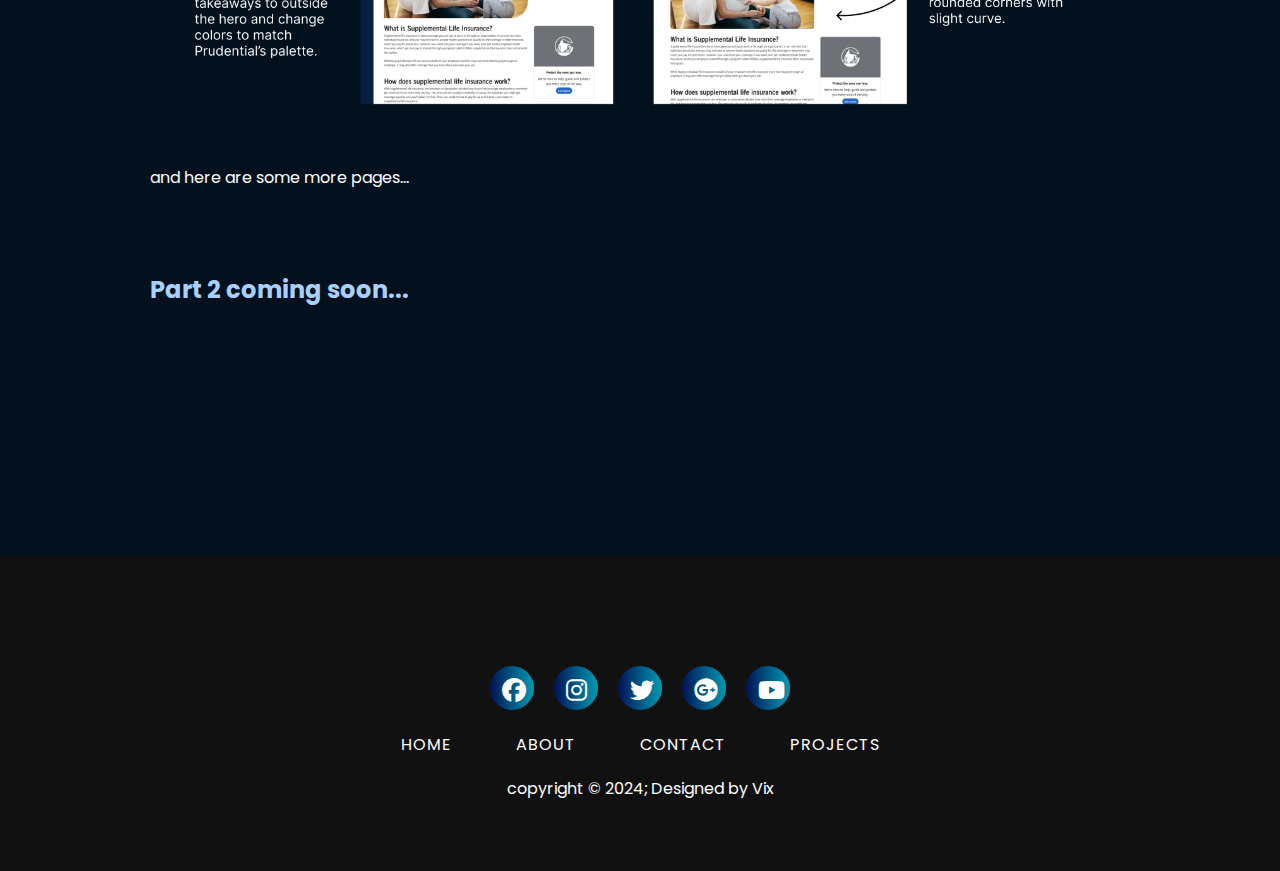
<file: Project-2.html>
<!DOCTYPE html>
<html>

<head>
    <title> Project-2 </title>
    <link rel="stylesheet" href="style.css">
    <link rel="stylesheet" href="https://cdnjs.cloudflare.com/ajax/libs/font-awesome/6.5.2/css/all.min.css">
</head>

<body>
    <div class="proj1-image">
        <img src="proj2.png" alt="" class="proj1-img">

    </div>
  
    <div class="back-next">
    <a href ="project-1.html" class="back-arrow" style='font-size:50px;' > &#8592 </a>
    <a href="Project-3.html" class="next-arrow" style='font-size:50px;'> &#8594 </a>
    </div>
    <header> 
        <h1>
            Prudential Redesign
        </h1>
       
       
       

        <img src="ball2.png" alt="" class="ball">
    </header>


    <section class="proj2">
       
         
            <h2 class="overview"> Overview </h2>
                <p>
                    Project Type: Website redesign  <br>
                    Role: UX Researcher Intern <br>
                    Industry: Financial<br>
                    Tools: Figma, Figjam, Zoom, Miro, Userzoom, Powerpoint, Excel, Sago<br>
                    Duration: 10 weeks<br>
                </p>
                <h2 class="introduction"> Introduction</h2>
                    
                    <p> This page will include a website redesign that I completed over the course of my 2024 summer internship at Prudential Financial, as well as other, smaller, assignments that I did. I had the pleasure of working in Prudential's US Business's Marketing Department for 10 weeks, where I worked cross functionally with teams in user research, design, branding, and engineering. 
                    
                    </p>
              
                
                <h2 class="problem-statement">  Problem Statement </h2>
                 <p> Prudential Financial is a successful life insurance company of 150 years. It's longevity has contributed to its trustworthy reputation, but has also given the company a stauchy feel. To stay on top of technology adn design trends, and to appeal to the next generation of life insurance owners, Prudential wanted to undergo a drastic change in branding. They wanted a new iconic brand that was modern and young, while still balancing aspects of Prudential's recognizatble and signature look, its commitment to accessibile software, and intential design. 
                </p>


                <h2>Research</h2>

               <p> Prudential boasts being customer obsessed- a trait that has led them to an Award-Winning Life Insurance Marketing Campaign. Much of my research was simply understanding the psyche of a Prudential customer- everything from their hobbies to financial habits. By putting myself in the shoes of a 55 year old looking to get life insurance before they retire gave me a better understanding of how to influence consumer behavior to make purchases or take action in a specific way. We interviewed hundreds of customers and organized notes onto reports like this: </p>

                <img src="research.png" alt="customer data report" class="participants">
                <img src="research2.png" alt="customer data report" class="participants">


                <h2> Research 2.0</h2>

            <p> Now that we know the customers insdie and out, its time to do branding reserach.  One of the main aspects that I was researching  was typography. The intricate dance between typography and human psychology is a fascinating study that extends far beyond the mere selection of fonts for aesthetic appeal.
                The choice of font can profoundly influence the perception, emotion, and even the decision-making process of the reader. In the end, the decision came down to  whether to go for the reliable, bold, professional feel exuded by the all capital Prudential Modern font, or the welcoming, clean lines of a sans serif. The marketing team strongly advocated for consistant all caps, but were worried that the emotion it would evoke would be innapproproatie for, say, a 'file a claim for your recently deceased loved one' page. Every font choice carries with it a set of associations and emotional responses that can significantly affect how content is received. A mismatch between the font style and the content's tone can lead to confusion and dilute the intended message. Therefore, understanding the psychological implications of font choices is essential for enhancing the clarity and effectiveness of communication.</p>
                
                <img src="typography.png" alt="customer data report" class="participants">

                <h2> Design Rules</h2>
            <p>  The head of marketing gave us three key pillars that dictated the flow of the new branding designs: 
                1. No gradients. They can cause accessiblilty issues <br>
                2. No patterns. They were deemed outdated, unintentional, and can also cause readability issues when used as a background <br>
                3. Must use PRudential's new color palette and typography guides. <br>
            My goal was to mainly focus on implementing the new branding into the headers of the Pru.com website. With all the guidlines and my research in mind, here are some of the redesigns I did. </p>


            
            <img src="redesign.png" alt="customer data report" class="redesign">

            <p> and here are some more pages...</p>

            


            <h2> Part 2 coming soon...</h2>

           



  

    </section>

    <footer>

        <div class="footer-content">

         <div class="social-icons">
             <a href=""><i class="fa-brands fa-facebook"> </i></a>
             <a href=""><i class="fa-brands fa-instagram"> </i></a>
             <a href=""><i class="fa-brands fa-twitter"> </i></a>
             <a href=""><i class="fa-brands fa-google-plus"> </i></a>
             <a href=""><i class="fa-brands fa-youtube"> </i></a>

        </div>

        <div class="footer-navigation">

       <ul>
         <li><a href="index.html">Home</a></li>
         <li><a href="about.html">About</a></li>
         <li><a href="contact.html">Contact</a></li>
         <li><a href="Project-3.html">Projects</a></li>
        </ul>
         </div>

       <div class="footer-bottom">
        copyright &copy; 2024; Designed by <span class="designer" > Vix</span> 
       </div>

    </div>
    </footer>
    
</body>
</html>
</file>
<file: style.css>
@import url('https://fonts.googleapis.com/css?family=Poppins:300,400,500,600,700,800,900&display=swap');

*{
    margin: 0;
    padding: 0;
    font-family: 'Poppins', sans-serif;
}

body{
    background: #010910;
    min-height: 1500px;

}

.hello{
   padding-bottom: 30px;
}

.section1{
    position: relative;
    width: 100%;
    height: 100vh;
    overflow: hidden;
    display: flex;
    justify-content: center;
    align-items: center;
    z-index: 1;
   

}
.section1:before{
    content: '';
    position: absolute;
    bottom: 0;
    width: 100%;
    height: 100px;
    background: linear-gradient(to top, #02111d, transparent);
    z-index: 2;

}

.section1:after{
    content:'';
    position: absolute;
    top: 0;
    left: 0;
    width: 100%;
    height: 100%;
    background-color: #0c0631;
    mix-blend-mode: color;
    opacity: 0.7; 
    z-index: 2;
   

}
section img{
    position: absolute;
    top: 0;
    left: 0;
    width: 100%;
    height: 100%;
    object-fit: cover;
    pointer-events: none;
    
}

.section1 img{
    opacity: 0.7;
}

#text{
    position:relative;
    color: #fff;
    font-size: 8em;
    z-index: 1;
    letter-spacing: 8px;

}



#road{
    z-index: 2;

}
.intro{
    position: relative;
    width: 50%;
    margin:auto;
    text-align:  center;
    color: white;
   

}

a{
    position: relative;
    display: inline-block;
    padding:12px;
    /* margin: 70px; */
    color: #fff;
    text-decoration: none;
    text-transform: uppercase;
    font-size: 16px;
    letter-spacing: 1px;
    border-radius: 40px;
    overflow: hidden;
  


}

a:not(.back-arrow, .next-arrow){
    background: linear-gradient(90deg, #011355, #019bb2);
}

a span{
    position: absolute;
    background: #fff;
    transform: translate(-50%, -50%);
    pointer-events: none;
    border-radius: 50%;
    animation: animate 1s linear;
}

@keyframes animate{
    0%{
        width: 0px;
        height: 0px;
        opacity:0.7;
    }
    100%{
        width: 500px;
        height: 500px;
        opacity: 0.0;
    }
}
.heading{
    /* position: relative; */
    /* margin: 80px; */
    color: white;
    display: flex;
    flex-direction: column;
    justify-content: center; /* Horizontally center the text */
    align-items: center; /* Vertically center the text */
    /* height: 100vh; Full viewport height */
    text-align: center;

}

.paragraph{
    position: relative;
    top: 40px;
    color: white;
    width: 100%;
}

.fun, .fun-button{
    width: fit-content;
    margin: auto;

}



/* ABOUT  */
.about-container {
    display: flex;
    flex-direction: column;
    min-height: 100vh;
}


.about{
    position: relative;
    color: white;
    display: flex;
    flex-direction: column;
    align-items: center;
    align-content: center;
    margin: 300px;
    min-height: calc(100vh - [header height] - [footer height]);
}

.about-image{
    opacity: 0.5;
    max-height: 300px;

}


.cards{
    margin: 0 auto;
    max-width: 1000px;
    padding: 80px;
    display: grid;
    grid-template-columns: repeat(auto-fit, minmax(225px, 1fr));
    gap: 40px;
    font-family: 'Segoe UI', Tahoma, Geneva, Verdana, sans-serif;
    justify-content: center;
}

.card{
    border-radius: 20px;
    box-shadow: 0 0 3px rgba(0, 0, 0, 0.1);
    overflow: hidden;
    text-align: center;

}

.card img{
    width: 100%;
    height: 150px;
    display: block;
    object-fit: cover;
}

.content{
    line-height: 2.5;
    font-size: 0.9em;
    padding: 15px;
    background: #fafafa;
    height: auto;
}

.content > p:first-of-type{
    margin-top: 0;
}

.content > p:last-of-type{
    margin-bottom: 0;
}

.learn-more{
    display: inline-block;
    padding: 8px;
    margin: 0px;
    font-size: 0.3em;

}



/* about me*/

body{
    background-color: #02111d;

}

.about{
    
    position: relative;
    color: white;
    display: flex;
    flex-direction: column;
    align-items: center;
    align-content: center;
    margin-top: 150px;
    margin-bottom:150px;
}


/* KIRBY */


.box{
    background-color: #02111d;
    width: 300px;
    height: 300px;
     transform: translate(-50%, -50%);
     top: 50%;
     left: 50%;
     position: relative;
   
}



.head{
    position: absolute;
    width: 200px;
    height: 190px;
    transform: translate(-50%, -50%);
    top: 50%;
    left: 50%;
    border-radius: 50%;
    background-color: #fa8fb1;
    border: 2px solid rgb(29, 29, 29);
    box-shadow: inset -8px -10px 2px #ef4c85;
}

.face{
    width: 150px;
    height: 120px;
    top: 40px;
    position: absolute;
}

.eyes{
    position: absolute;
    width: 150px;
    height: 70px;
    bottom: 65px;

}


.eye-1{
    position: absolute;
    background-color: #0e0e0e;
    width: 20px;
    height: 50px;
    border-radius: 50%;
    left: 65px;

}

.eye-2{
    position: absolute; 
    background-color: #0e0e0e;
    width: 20px;
    height: 50px;
    left: 105px;
    border-radius: 50%;
}


.pupil{
    position: absolute;
    width: 12px;
    height: 16px;
    top: 3px;
    left: 4px;
    background-color: #ffffff;
    border-radius: 50%;
}


.pupil-blue{
    position: absolute;
    background-color: #0259a6;
    border-radius: 50%;
    margin: auto;
    top: 19px;
    right: 0;
    bottom: 0;
    left: 0;
    width: 13px;
    height: 23px;
    background-color: transparent;
    border-radius: 50%;
    box-shadow: inset 1px -15px 0px -5px #0259a6;

}

.cheeks{
    position: absolute;
    width:200px;
    height: 40px;
    top: 45px;

}
.cheek-1{
    position: absolute;
    width: 40px;
    height: 20px;
    left: 25px;
    background-color: #f7689a;
    box-shadow: inset -2px -3px 4px #ce235f;
    transform: rotate(5deg);
    border-radius: 50%;
}

.cheek-2{
    position: absolute;
    width: 40px;
    height: 20px;
    left: 130px;
    background-color: #f7689a;
    box-shadow: inset -2px -3px 4px #ce235f;
    transform: rotate(-5deg);
    border-radius: 50%;
}

.mouth{
    position: absolute;
    width: 20px;
    height: 20px;
    top: 30px;
    left: 83px;
    background-color: #6f2626;
    border-radius: 30px 30px 90px 90px;
    border: 1px solid #0e0e0e;
    overflow: hidden;
}


.tongue{
    position: absolute;
    width: 60px;
    height: 30px; 
    top: 10px;
    left: -10px;
    background-color: #ff4e4e;
    border-radius:50%;
    overflow: hidden;
}

.hands{
    position: relative;
    width: 100px;
    max-width: 100px;
    height: 150px;
    top: 300px;

}

.hand-1{
    position: absolute;
    left: 220px;
    top: -230px;
    background-color: #fa8fb1;
    width: 50px;
    height: 90px;
    border-radius: 80%;
    transform: rotate(35deg);
    border: 2px solid rgb(29, 29, 29);
    box-shadow: inset -10px -7px 2px #ef4c85;
    
}

.hand-2{
    position: absolute;
    left: 40px;
    top: -150px;
    background-color: #fa8fb1;
    width: 50px;
    height: 90px;
    border-radius: 80%;
    transform: rotate(10deg);
    border: 2px solid rgb(29, 29, 29);
    box-shadow: inset -10px -7px 2px #ef4c85;
}

.feet{
    position: absolute;
    width: 50px;
    height: 100px;
    left: 0px;
    top: 300px;
}


.foot-1{
    position: absolute;
    left: 50px;
    top: -70px;
    background-color: #9c102e;
    width: 90px;
    height: 40px;
    border-radius: 80%;
    transform: rotate(-10deg);
    border: 2px solid rgb(29, 29, 29);
    box-shadow: inset -10px -7px 2px #b41f40
}

.foot-2{
    position: absolute;
    top: -70px;
    left: 160px;
    background-color: #9c102e;
    width: 90px;
    height: 40px;
    border-radius: 80%;
    transform: rotate(10deg);
    border: 2px solid rgb(29, 29, 29);
    box-shadow: inset -10px 2px 2px #b41f40
}


a span{
    position: absolute;
    background: #fff;
    transform: translate(-50%, -50%);
    pointer-events: none;
    border-radius: 50%;
    animation: animate 1s linear;
}

@keyframes animate{
    0%{
        width: 0px;
        height: 0px;
        opacity:0.7;
    }
    100%{
        width: 500px;
        height: 500px;
        opacity: 0.0;
    }
}


.ripple-button{
    position: relative;
    display: flex;
    justify-content: center;
    margin: auto;
    width: 150px;

}

/* PROJECT 1 */

.proj1-img {
    width: 100%;
    height: 100%;
    object-fit: cover;

}

header{
    padding-left: 150px;
    padding-right: 150px;
    padding-top: 00px;
    color: white;
    line-height: auto;
    object-fit: cover;
    pointer-events: none;
    position: relative;
    z-index: 1;
    
}

h1{
    color: #a8d0ff;
}

.proj1{
    padding-left: 150px;
    padding-right: 150px;
    color: white;
    line-height: 2em;

}

h2{
    padding-top: 80px;
    padding-bottom: 50px;
    color: #a8d0ff;
    
}

.lofi-img{
    position: relative;
    width: 100vh; 
    height: 100vh;
    margin:auto;
    
}


.ball{
    position: absolute;
    right: 200px;
    height: 90px;
    width: 100px;

}

.first-iteration{
    position: relative;
    display: block;
    margin: auto;
    
}

.final-designs{
    position: relative;
    display: block;
    margin: auto; 
    transform: scale(0.5) !important;
    margin-top: -250px;
    margin-bottom: -400px;
}

.data{
    position: relative;
    display: block;
    margin: auto; 
    transform: scale(0.8) !important;
}


.participants{
    position: relative;
    margin: auto; 
    transform: scale(0.5) !important;
   
}

.competition{
    position: relative;
    margin-top: 10px;
}
.final-takeaways{
    padding-top:300px;

}

/* FOOTER */


footer{
    margin-top: 200px;
    padding-bottom: 50px;
    background-color: #111;
    box-sizing: border-box;
    position: relative;
    text-align: center;
    overflow: clip; 
}

.footer-content{
    width: 100%;
    padding: 100px 0px 20px;
    /* max-width: 1440px */

}

.social-icons{
    display: flex;
    justify-content: center;
    
    
}

.social-icons a{
    text-decoration: none;
    margin: 10px;
    border-radius: 50%;
    width: 20px; /* Adjust the width and height as needed */
    height: 20px;
}

.social-icons a i{
    font-size: 1.5em;
    color: white; 

}

.footer-navigation{
    padding: 0;
    margin: 0;

}

.footer-navigation ul{
    display: flex;
   justify-content: center;
   list-style: none;
   
}

.footer-navigation ul li {
    margin: 0 20px; /* Adjust the spacing between links */
    
}

.footer-navigation ul li a {
    color: #fff;
    text-decoration: none; /* Remove underline from links */
    background: none;
}

.footer-navigation ul li a:hover {
    text-decoration: underline; 
    transition: .5s;
}


.footer-bottom{
    color: white;
}


.back-next{
    position: relative;
    /* margin-top: -100px; */
    margin-bottom: 100px;
    z-index: 100;

}
.back-arrow{
    position: absolute;
    padding-top: 0px;
    padding-bottom: 0px;
    padding-left: 30px;
    padding-right: 30px;
    margin-bottom: 30px;
    margin-left: 200px;
    /* margin-top: 100px; */
    
}

.next-arrow{
    position: absolute;
    padding-top: 0px;
    padding-bottom: 0px;
    padding-left: 30px;
    padding-right: 30px;
    margin-bottom: 30px;
    right: 0px;
    margin-right: 200px;
    /* margin-top: 100px; */

}

.card, .proj1 *{
    opacity: 0;
    transform: translateX(-100px);
    filter: blur(10px);
    transition: opacity 0.5s ease-out, transform 1s ease-out, filter 1s ease-out;
}

.card:nth-child(1) {
    transition-delay: 50ms;
}

.card:nth-child(2) {
    transition-delay: 200ms;
}

.card:nth-child(3) {
    transition-delay: 400ms;
}

.show {
    opacity: 1;
    transform: translateX(0);
    filter: blur(0);
}


.cute-container{
    height: 370px;
    width: 370px;
    position: relative;
    margin: auto;
    left: 0;
    right:0;
    top: 00px;
}

.cute-moon{
    background-color: #39beff;
    height: 170px;
    width: 170px;
    border-radius: 50%;
    position: absolute;
    margin: auto;
    left: 0;
    right: 0;
    top: 0;
    bottom: 0;
    overflow: hidden;

}

.crater{
    background-color: #31b4ff;
    height: 30px;
    width: 30px;
    border-radius: 50%;
    position: relative;
}

.crater:before{
    content: "";
    position: absolute;
    height: 25px;
    width: 25px;
    border-radius: 50%;
    box-shadow: -5px 0 0 2px #1ca3f9;
    top: 2px;
    left: 7px;

}

.crater-1{
    top: 35px;
    left: 100px;
    transform: scale(0.9);

}

.crater-2{
    bottom:15px;
    left: 61px;
    transform: scale(0.6);
}

.crater-3{
    left: 15px;
    transform: scale(0.75);

}

.crater-4{
    left: 107px;
    top: 32px;
    transform: scale(1.18);

}

.crater-5{
    left: 33px;
    bottom: 4px;
    transform: scale(0.65);

}

.shadow{
    height: 190px;
    width: 190px;
    box-shadow: 21px 0 0 5px rgba(0,0,0,0.15);
    border-radius:50%;
    position: relative;
    bottom: 157.5px;
    right: 46px;

}


.eye{
    height: 12px;
    width: 12px;
    background-color: #161616;
    position: relative;
    border-radius: 50%;
}

.eye-left{
    bottom: 255px;
    left: 59px;

}

.eye-right{
    bottom: 267px;
    left: 101px;


}

.moon-mouth{
    height: 5px;
    width: 10px;
    border: 3px solid #161616;
    position: relative;
    bottom: 262px;
    left: 79px;
    border-top: none;
    border-radius: 0 0 10px 10px;
   

}

.blush{
    height: 7.5px;
    width: 7.5px;
    background-color: pink;
    position: relative;
    border-radius:50%;

}

.blush-1{
    bottom: 273px;
    left: 50px;

}

.blush-2{
    bottom: 281px;
    left: 115px;

}

.orbit{
    height: 280px;
    width: 280px;
   
    border-radius: 50%;
    position: absolute;
    margin: auto;
    left: 0;
    right: 0;
    top:0;
    bottom: 0;
    animation: spin 5s infinite linear;

}

@keyframes spin{
    100%{
        transform: rotate(360deg);
    }
}


/*-ROCKET MAN*/

.rocket{
    background-color: #fafcf7;
    height:50px;
    width: 25px;
    border-radius: 50% 50% 0 0;
    position: relative;
    left: -11px;
    top: 115px;

}

.rocket:before{
    position: absolute;
    content:"";
    background-color: red;
    height: 20px;
    width: 55px;
    z-index: -1;
    border-radius: 50% 50% 0 0 ;
    right: -15px;
    bottom: 0;

}

.rocket:after{
    position: absolute;
    content:"";
    background-color: crimson;
    height: 4px;
    width: 15px;
    border-radius: 0 0 2px 2px;
    bottom: -4px;
    left: 4.3px;

}

.window{
    height: 10px;
    width: 10px;
    background-color: #151845;
    border: 2px solid #b8d2ec;
    border-radius: 50%;
    position: relative;
    top: 17px;
    left: 5px;

} 


.astro-container{
    position:absolute;
    height: 31.25em;
    width: 31.25em;
    background-color: rgba(255, 255, 255, 0.05);
    transform:translate(-50%, -50%);
    top: 50%;
    left: 50%;
    border-radius: 50%;
    /* margin: auto; */
    margin-top: 150px;
}

.center{
    transform: translateX(-50%);
    left: 50%;
}

.planet{
    height: 12.5em;
    width: 12.5em;
    background-color: #f5d201;
    border-radius: 50%;
    position:absolute;
    top: 2.81em;
    left: 13.75em;
}

.planet:before{
    position: absolute;
    content:"";
    background-color: #fcec8e;
    height: 1.25em;
    width: 6.87em;
    border-radius: 0.62em;
    top: 3em;
    left: 4.25em;
    box-shadow: 1.42em 3.65em 0 -0.25em #fcec8e, -1.25em 4.75em 0 0.12em #fcec8e;
}

.planet:after{
    position: absolute;
    content: "";
    background-color: #edb514;
    height: 0.75em;
    width: 2.5em;
    border-radius: 0.46em;
    top: 1.87em;
    left: 3em;
    box-shadow: -1.25em 3.75em 0 0.37em #edb514, 4.06em 8.43em 0 0.12em #edb514;
}

.astro-shadow{
    position: absolute;
    background-color: transparent;
    box-shadow: 0.93em, 0.93em, rgba(134, 123, 5, 0.3);
    height: 12.5em;
    width: 12.5em;
    border-radius: 50%;
    bottom: 0.93em;
    right: 0.93em;

}

.astro{
    position: absolute;
    height: 17.5em;
    width: 15.62em;
    top: 7.5em;
    left: -6.25em;
    transform: rotate(-30deg);
    animation: float 5s infinite;
}

@keyframes float{
    50%{
        transform: rotate(-30deg) translateY(1.87em);
    }
}

.suit{
    position: absolute;
    background-color: #e2e9f4;
    height: 6.25em;
    width: 6.25em;
    border-radius: 10%;
    top: 5.5em;
}

.helmet{
    background-color: #e2e9f4;
    height: 5.81em;
    width: 6.25em;
    position: absolute;
    top: -5.43em;
    border-radius: 45%;
}

.helmet:before{
    position: absolute;
    content:"";
    background-color: #64c1f7;
    height: 3.75em;
    width: 5em;
    border-radius: 60% 60% 40% 40%;
    left: 0.62em;
    top: 0.43em;
}
.helmet:after{
    content:"";
    position: absolute;
    background-color: rgba(255, 255, 255, 0.3);
    height: 0.93em;
    width: 0.93em;
    border-radius: 50%;
    left: 1.25em;
    top: 1.56em;
}

.tank{
    position:absolute;
    background-color: #aec2d2;
    height: 7.5em;
    width: 7.5em;
    top: 5em;;
    border-radius: 0.62em;
}

.buttons{
    background-color: #bdd3f3;
    width:3.43em;
    height: 1.87em;
    border-radius: 0.5em;
    position: absolute;
    top: 1.56em;
}

.buttons:after{
    position:absolute;
    content: "";
    height: 0.75em;
    width: 0.75em;
    background-color: #1683ed;
    border-radius: 50%;
    top: 0.62em;
    left: 0.25em;
    box-shadow: 1.12em 0 #fbd31f, 2.25em 0 #e62c1b;

}

.buttons:before{
    position: absolute;
    content: "";
    height: 1.25em;
    width: 1.25em;
    border-radius: 50%;
    background-color: #aec3d2;
    top: 2.5em;
    left: 1.12em;

}

.astro-hand-l, .astro-hand-r{
    position: absolute;
    height: 1.62em;
    width: 4.68em;
    background-color: #e2e9f4;
    border-radius: 2.5em;
    top: -0.62em;
}

.astro-hand-l{
    transform: rotate(20deg);
    left: -3.12em;
}

.astro-hand-r{
    transform: rotate(-20deg);
    right: -3.12em;
}

.astro-hand-l:before, .astro-hand-r:before{
    position: absolute;
    content: "";
    height: 1.62em;
    width: 4.81em;
    background-color: #e2e9f4;
    border-radius: 1.62em;
    bottom: 1.62em;
}

.astro-hand-r:before{
    left: 1.87em;
    transform: rotate(90deg);
}

.astro-hand-l:before{
    right: 1.87em;
    transform: rotate(-90deg);

}

.astro-hand-l:after, .astro-hand-r:after{
    position:absolute;
    content: "";
    background-color: #e62c1b;
    height: 0.34em;
    width: 1.75em;
    border-radius: 0.81em;
    top: -1.56em;
}

.astro-hand-l:after{
    left: -0.43em;
}

.astro-hand-r:after{
    right: -0.43em;
}

.astro-leg-l, .astro-leg-r{
    height: 6.25em;
    width: 2.5em;
    background-color: #e2e9f4;
    position: absolute;
    top: 5em;
}

.astro-leg-l{
    left: -0.75em;
    transform: rotate(20deg);
}

.astro-leg-r{
    right: -0.75em;
    transform: rotate(-20deg);
}

.astro-leg-l:before, .astro-leg-r:before{
    position: absolute;
    content: "";
    background-color: #fff;
    width: 2.68em;
    height: 2.18em;
    border-radius: 50% 50% 0 0;
    top: 4.06em;
    left: -0.09em;

}

.astro-leg-l::after, .astro-leg-r:after{
    position: absolute;
    content: "";
    background-color: #e62c1b;
    width: 2.81em;
    height: 0.31em;
    border-radius: 1em;
    bottom: -0.09em;
    left: -0.15em;
}

.pipe{
    position: absolute;
    background-color: transparent;
    height: 2.5em;
    width: 6.25em;
    border: 0.62em solid #3cb9f0;
    border-top:none;
    border-radius: 0 0 3.75em 1.87em;
    left: 2.81em;
    top: 4.5em;
}

.pipe:before{
    position:absolute;
    content:"";
    background-color: transparent;
    height: 2.5em;
    width: 2.81em;
    border: 0.62em solid #3cb9f0;
    border-left: none;
    border-bottom: none;
    top: -3.11em;
    left: 3.42em;
    border-radius: 0 2.5em 0 0;
}

.astro-stars{
    width: 0.31em;
    height: 0.31em;
    border-radius: 50%;
    box-shadow:
    25em 20em #fff, 
     /* middle right star */
    8.2em 6em #fff, 
    /* top left star */
    6em 25em #fff,
    /* bottom left star  */
    25em 26em #fff, 
    /* also bottom right star */
    3em 16em #fff;
    /* middle left star */
    animation:twinkle 2s infinite;
}

@keyframes twinkle{
    50%{
        opacity:0.1;
    }
}

@media screen and (min-width: 700px){
    .astro-container{
        font-size: 20px;

    }
}

.fun-title{
    margin-left: 200px;
}

.back{
    position: absolute;
    left: 50%;
    top: 50%;
    transform: translate(-50px, 600px);
   
}


.proj2{
    padding-left: 150px;
    padding-right: 150px;
    color: white;
    line-height: 2em;
}

.redesign{
    position: relative;
    margin: auto; 
}
</file>
<file: moon/moon.css>
/* body{ */
    /* background-color: #151845; */
    /* padding: 0; */
    /* margin: 0; */
/* } */

.cute-container{
    height: 370px;
    width: 370px;
    position: absolute;
    margin: auto;
    left: 0;
    right:0;
    top: 1100px;
    bottom: 0;
}

.cute-moon{
    background-color: #39beff;
    height: 170px;
    width: 170px;
    border-radius: 50%;
    position: absolute;
    margin: auto;
    left: 0;
    right: 0;
    top: 0;
    bottom: 0;
    overflow: hidden;

}

.crater{
    background-color: #31b4ff;
    height: 30px;
    width: 30px;
    border-radius: 50%;
    position: relative;
}

.crater:before{
    content: "";
    position: absolute;
    height: 25px;
    width: 25px;
    border-radius: 50%;
    box-shadow: -5px 0 0 2px #1ca3f9;
    top: 2px;
    left: 7px;

}

.crater-1{
    top: 35px;
    left: 100px;
    transform: scale(0.9);

}

.crater-2{
    bottom:15px;
    left: 61px;
    transform: scale(0.6);
}

.crater-3{
    left: 15px;
    transform: scale(0.75);

}

.crater-4{
    left: 107px;
    top: 32px;
    transform: scale(1.18);

}

.crater-5{
    left: 33px;
    bottom: 4px;
    transform: scale(0.65);

}

.shadow{
    height: 190px;
    width: 190px;
    box-shadow: 21px 0 0 5px rgba(0,0,0,0.15);
    border-radius:50%;
    position: relative;
    bottom: 157.5px;
    right: 46px;

}


.eye{
    height: 12px;
    width: 12px;
    background-color: #161616;
    position: relative;
    border-radius: 50%;
}

.eye-1{
    bottom: 255px;
    left: 59px;

}

.eye-r{
    bottom: 267px;
    left: 101px;


}

.mouth{
    height: 5px;
    width: 10px;
    border: 3px solid #161616;
    position: relative;
    bottom: 262px;
    left: 79px;
    border-top: none;
    border-radius: 0 0 10px 10px;

}

.blush{
    height: 7.5px;
    width: 7.5px;
    background-color: pink;
    position: relative;
    border-radius:50%;

}

.blush-1{
    bottom: 273px;
    left: 50px;

}

.blush-2{
    bottom: 281px;
    left: 115px;

}

.orbit{
    height: 280px;
    width: 280px;
   
    border-radius: 50%;
    position: absolute;
    margin: auto;
    left: 0;
    right: 0;
    top:0;
    bottom: 0;
    animation: spin 5s infinite linear;

}

@keyframes spin{
    100%{
        transform: rotate(360deg);
    }
}

.rocket{
    background-color: #fafcf7;
    height:50px;
    width: 25px;
    border-radius: 50% 50% 0 0;
    position: relative;
    left: -11px;
    top: 115px;

}

.rocket:before{
    position: absolute;
    content:"";
    background-color: red;
    height: 20px;
    width: 55px;
    z-index: -1;
    border-radius: 50% 50% 0 0 ;
    right: -15px;
    bottom: 0;

}

.rocket:after{
    position: absolute;
    content:"";
    background-color: crimson;
    height: 4px;
    width: 15px;
    border-radius: 0 0 2px 2px;
    bottom: -4px;
    left: 4.3px;

}

.window{
    height: 10px;
    width: 10px;
    background-color: #151845;
    border: 2px solid #b8d2ec;
    border-radius: 50%;
    position: relative;
    top: 17px;
    left: 5px;

}
</file>
